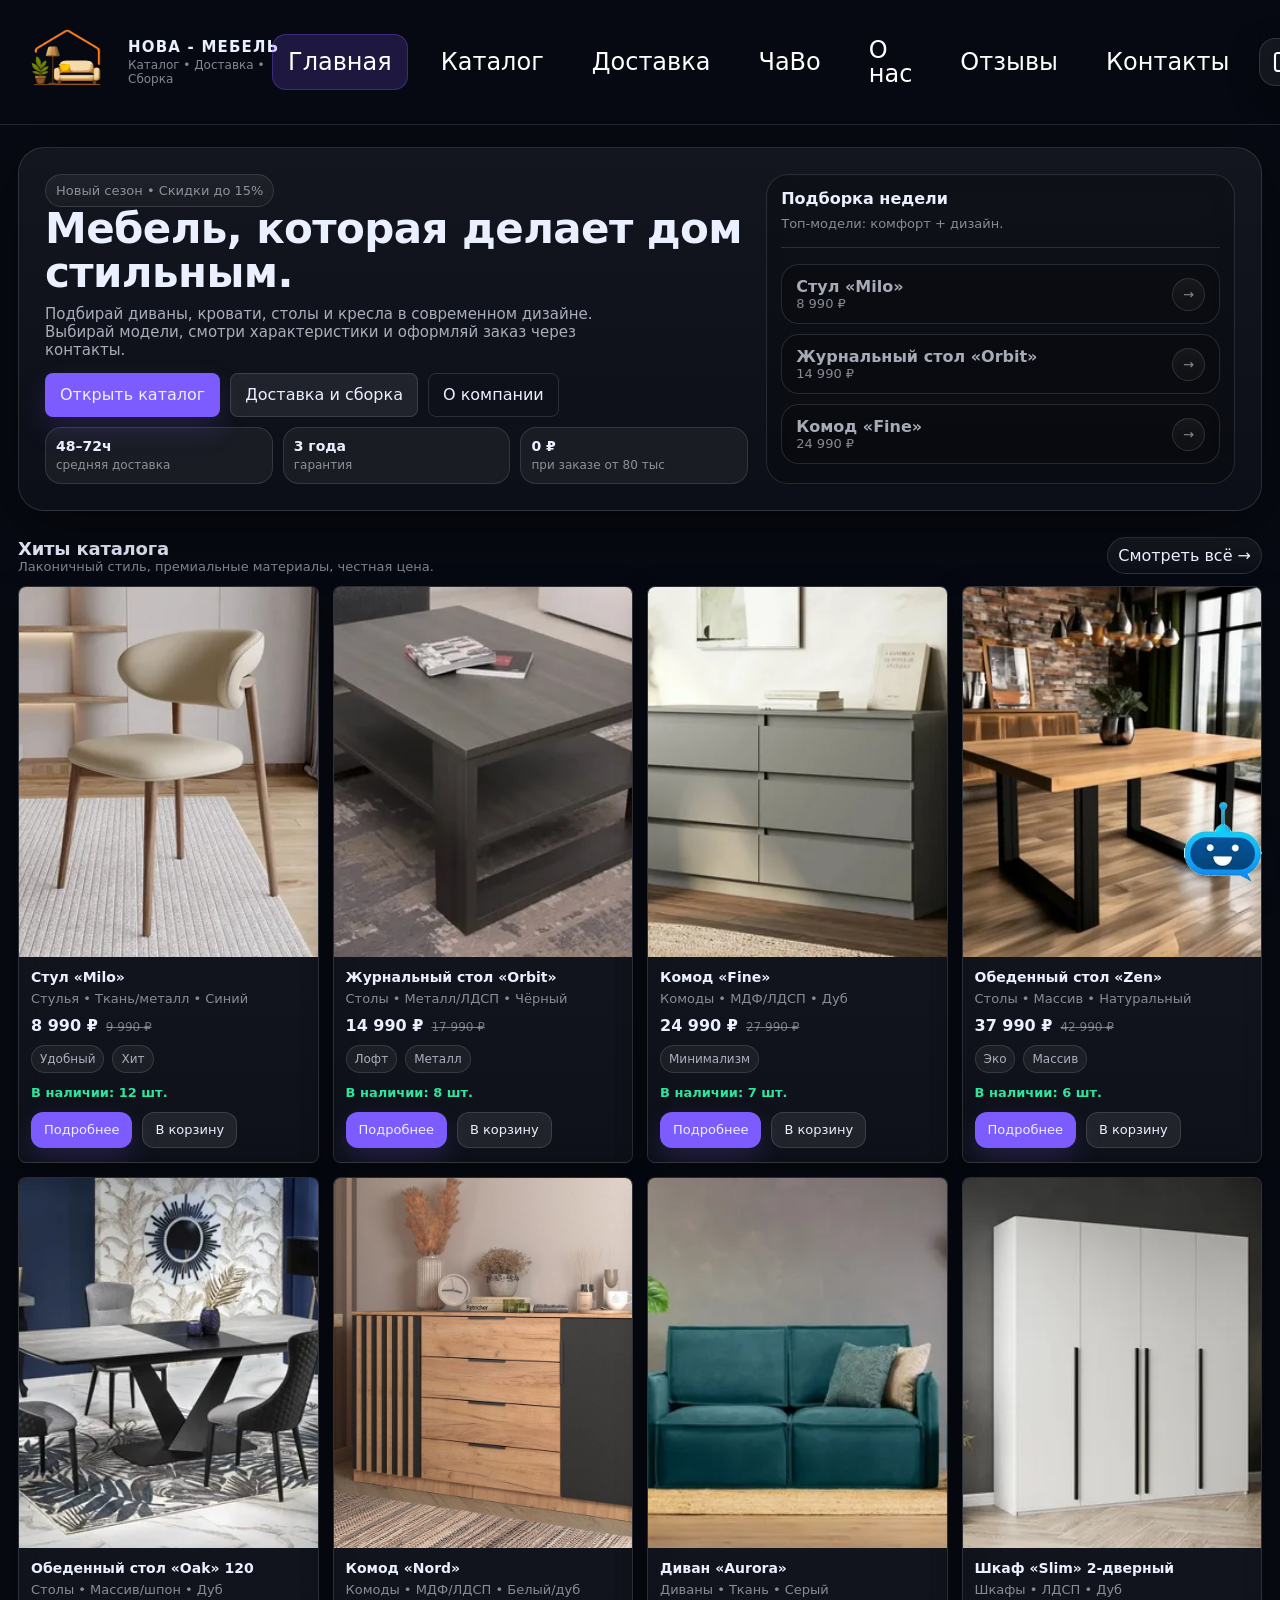
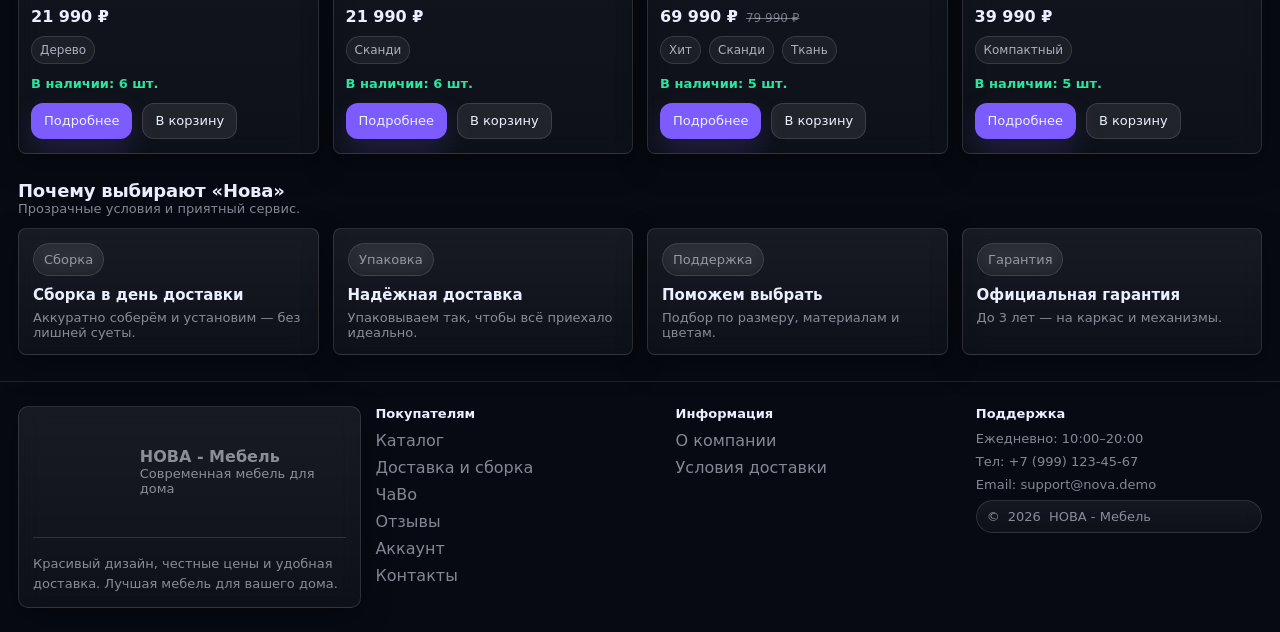
<file: index.html>
<!doctype html>
<html lang="ru">
<head>
  <meta charset="utf-8" />
  <meta name="viewport" content="width=device-width, initial-scale=1" />
  <title>НОВА - Мебель</title>
  <link rel="stylesheet" href="css-style.css" />
  <noscript><style>body{visibility:visible!important}</style></noscript>
  <style id="anti-flicker-inline">html:not(.app-ready) body{visibility:hidden}html.app-ready body{visibility:visible}</style>

<style>
    html{background:#070A12}
  </style>
</head>
<body>

  <main class="container">
    <section class="hero">
      <div class="hero-inner">
        <div>
          <div class="pill"><span class="small">Новый сезон • Скидки до 15%</span></div>
          <h2>Мебель, которая делает дом стильным.</h2>
          <p>
            Подбирай диваны, кровати, столы и кресла в современном дизайне.
            Выбирай модели, смотри характеристики и оформляй заказ через контакты.
          </p>

          <div class="cta">
            <a class="btn primary" href="catalog.html">Открыть каталог</a>
            <a class="btn" href="delivery.html">Доставка и сборка</a>
            <a class="btn ghost" href="about.html">О компании</a>
          </div>

          <div class="hero-stats">
            <div class="stat"><b>48–72ч</b><span>средняя доставка</span></div>
            <div class="stat"><b>3 года</b><span>гарантия</span></div>
            <div class="stat"><b>0 ₽</b><span>при заказе от 80 тыс</span></div>
          </div>
        </div>

        <div class="hero-card">
          <div class="content">
            <h3>Подборка недели</h3>
            <div class="small">Топ-модели: комфорт + дизайн.</div>
            <div class="hr"></div>
            <div class="grid" style="gap:10px" id="weekPicks"></div>
          </div>
        </div>
      </div>
    </section>

    <section class="section">
      <div class="section-head">
        <div>
          <h3>Хиты каталога</h3>
          <p>Лаконичный стиль, премиальные материалы, честная цена.</p>
        </div>
        <a class="pill" href="catalog.html">Смотреть всё →</a>
      </div>
      <div class="cards" id="hitGrid"></div>
    </section>

    <section class="section">
      <div class="section-head">
        <div>
          <h3>Почему выбирают «Нова»</h3>
          <p>Прозрачные условия и приятный сервис.</p>
        </div>
      </div>

      <div class="cards" style="grid-template-columns:repeat(4,1fr)">
        <div class="card" style="padding:14px">
          <div class="pill"> <span class="small">Сборка</span></div>
          <h3 style="margin:10px 0 6px; font-size:15px">Сборка в день доставки</h3>
          <div class="small">Аккуратно соберём и установим — без лишней суеты.</div>
        </div>
        <div class="card" style="padding:14px">
          <div class="pill"> <span class="small">Упаковка</span></div>
          <h3 style="margin:10px 0 6px; font-size:15px">Надёжная доставка</h3>
          <div class="small">Упаковываем так, чтобы всё приехало идеально.</div>
        </div>
        <div class="card" style="padding:14px">
          <div class="pill"> <span class="small">Поддержка</span></div>
          <h3 style="margin:10px 0 6px; font-size:15px">Поможем выбрать</h3>
          <div class="small">Подбор по размеру, материалам и цветам.</div>
        </div>
        <div class="card" style="padding:14px">
          <div class="pill"> <span class="small">Гарантия</span></div>
          <h3 style="margin:10px 0 6px; font-size:15px">Официальная гарантия</h3>
          <div class="small">До 3 лет — на каркас и механизмы.</div>
        </div>
      </div>
    </section>

  </main>

  <script src="js-data.js"></script>
    <script src="js-common.js"></script>
      <script src="js-page-home.js"></script>
</body>
</html>
</file>
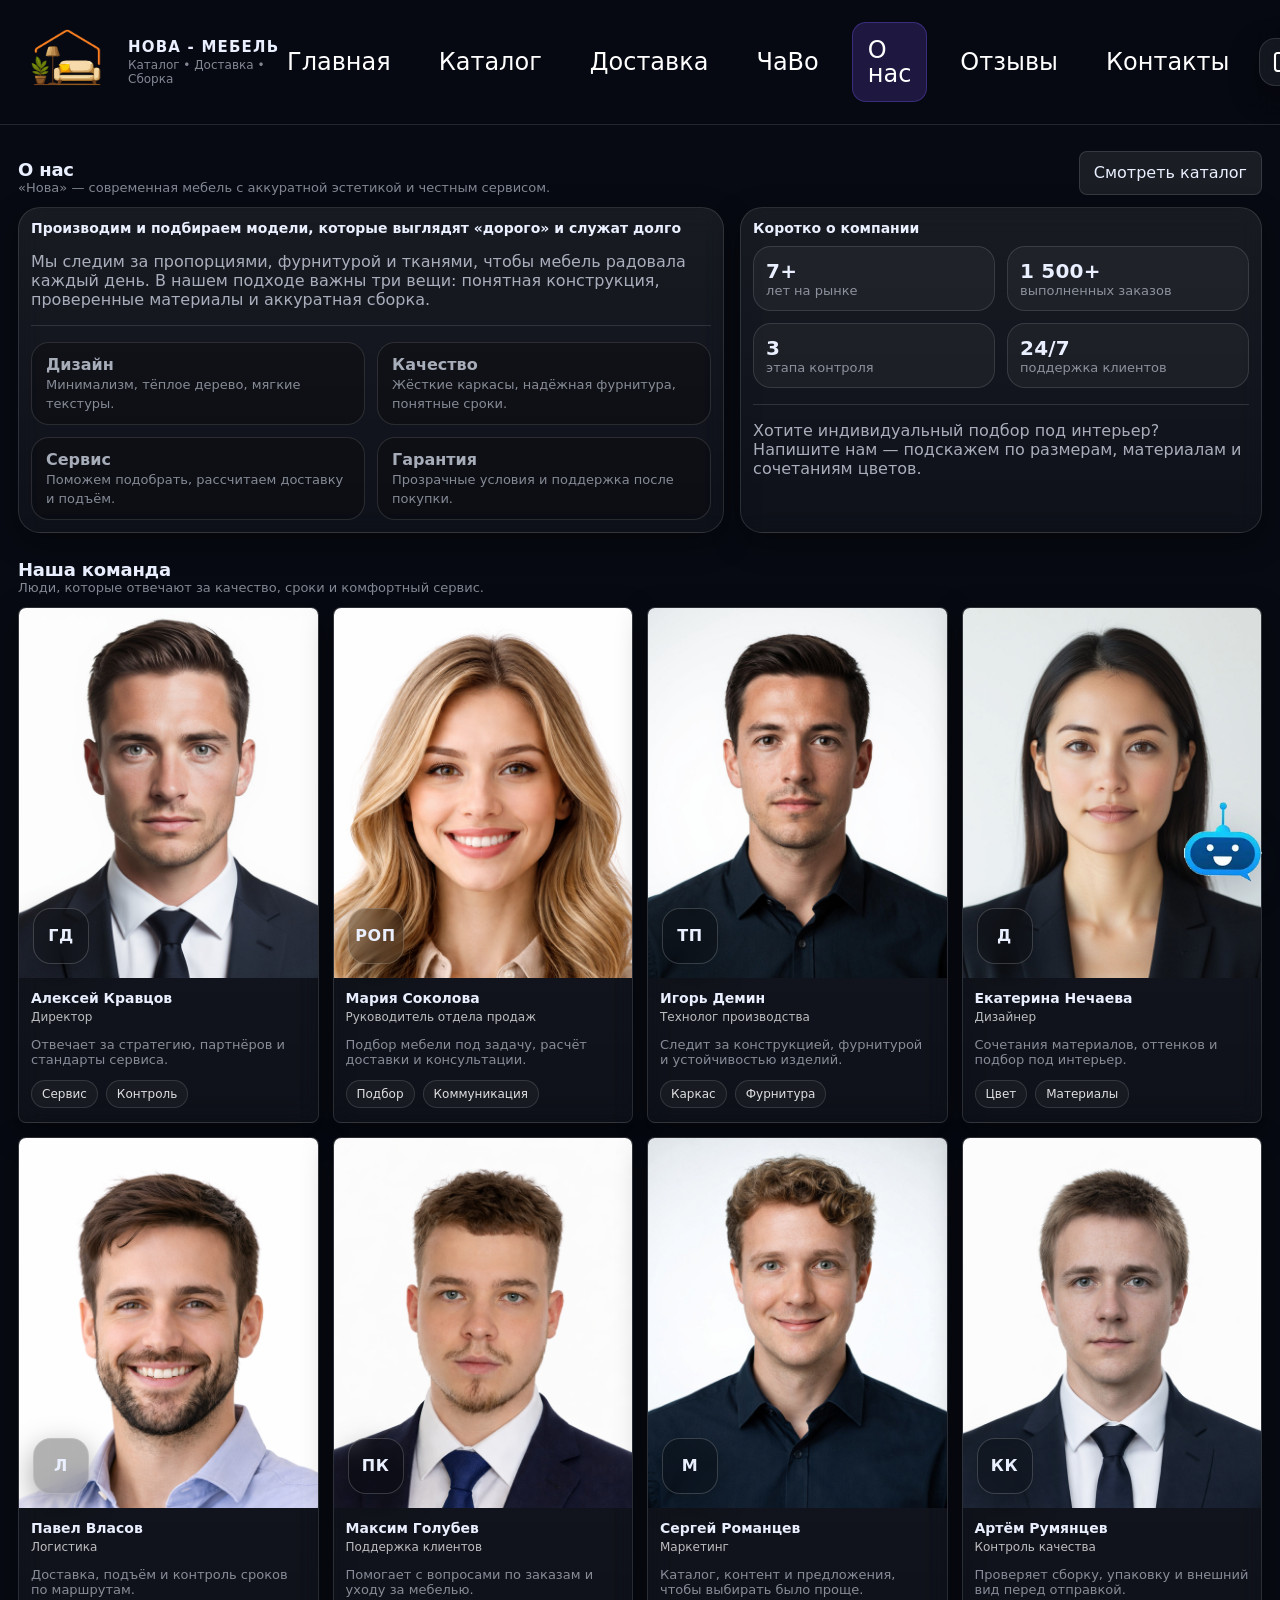
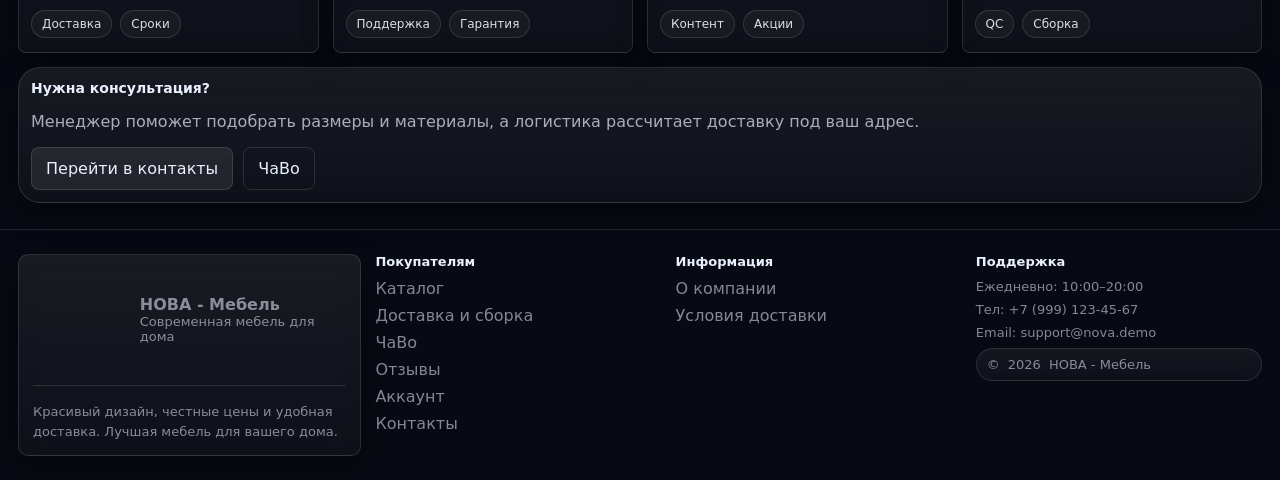
<file: about.html>
<!DOCTYPE html>

<html lang="ru">
<head>
<meta charset="utf-8"/>
<meta content="width=device-width, initial-scale=1" name="viewport"/>
<title>О нас — НОВА - Мебель</title>
  <link rel="stylesheet" href="css-style.css" />
  <noscript><style>body{visibility:visible!important}</style></noscript>
  <style id="anti-flicker-inline">html:not(.app-ready) body{visibility:hidden}html.app-ready body{visibility:visible}</style>

<style>
    html{background:#070A12}
  

    .stat{border:1px solid rgba(255,255,255,.12); background:rgba(255,255,255,.04); border-radius:18px; padding:12px}
    .stat .num{font-size:20px; font-weight:900; letter-spacing:.2px}
    .team .card .thumb{position:relative; display:flex; align-items:flex-end; padding:14px}
    .team .avatar{
      width:56px; height:56px; border-radius:18px;
      display:flex; align-items:center; justify-content:center;
      font-weight:900; letter-spacing:.6px;
      background:rgba(0,0,0,.30);
      border:1px solid rgba(255,255,255,.18);
      backdrop-filter: blur(10px);
      box-shadow: var(--shadow2);
    }
    .team .role{font-size:12px; color:rgba(255,255,255,.72); margin-top:-2px}
    .team .meta{display:flex; gap:8px; flex-wrap:wrap; margin-top:10px}
    .team .tag{
      font-size:12px; padding:6px 10px; border-radius:999px;
      border:1px solid rgba(255,255,255,.12); background:rgba(255,255,255,.04);
      color:rgba(255,255,255,.86);
    }
</style>
</head>
<body>
<main class="container">
<section class="section">
<div class="section-head">
<div>
<h3>О нас</h3>
<p>«Нова» — современная мебель с аккуратной эстетикой и честным сервисом.</p>
</div>
<div class="actions">
<a class="btn" href="catalog.html">Смотреть каталог</a>
</div>
</div>
<div class="grid" style="grid-template-columns:1.15fr .85fr; gap:16px">
<div class="panel">
<h4>Производим и подбираем модели, которые выглядят «дорого» и служат долго</h4>
<p class="muted">
          Мы следим за пропорциями, фурнитурой и тканями, чтобы мебель радовала каждый день.
          В нашем подходе важны три вещи: понятная конструкция, проверенные материалы и аккуратная сборка.
        </p>
<div class="hr"></div>
<div class="grid" style="grid-template-columns:1fr 1fr; gap:12px">
<div class="notice"><b>Дизайн</b><br/><span class="small">Минимализм, тёплое дерево, мягкие текстуры.</span></div>
<div class="notice"><b>Качество</b><br/><span class="small">Жёсткие каркасы, надёжная фурнитура, понятные сроки.</span></div>
<div class="notice"><b>Сервис</b><br/><span class="small">Поможем подобрать, рассчитаем доставку и подъём.</span></div>
<div class="notice"><b>Гарантия</b><br/><span class="small">Прозрачные условия и поддержка после покупки.</span></div>
</div>
</div>
<div class="panel">
<h4>Коротко о компании</h4>
<div class="grid" style="grid-template-columns:1fr 1fr; gap:12px">
<div class="stat">
<div class="num">7+</div>
<div class="muted small">лет на рынке</div>
</div>
<div class="stat">
<div class="num">1 500+</div>
<div class="muted small">выполненных заказов</div>
</div>
<div class="stat">
<div class="num">3</div>
<div class="muted small">этапа контроля</div>
</div>
<div class="stat">
<div class="num">24/7</div>
<div class="muted small">поддержка клиентов</div>
</div>
</div>
<div class="hr"></div>
<p class="muted">
          Хотите индивидуальный подбор под интерьер? Напишите нам — подскажем по размерам,
          материалам и сочетаниям цветов.
        </p>
</div>
</div>
</section>
<section class="section team">
<div class="section-head">
<div>
<h3>Наша команда</h3>
<p>Люди, которые отвечают за качество, сроки и комфортный сервис.</p>
</div>
</div>
<div class="cards">
<article class="card" style="--thumb:url('assets/img/foto.png')">
<div class="thumb"><div class="avatar">ГД</div></div>
<div class="body">
<h4 class="title">Алексей Кравцов</h4>
<div class="role">Директор</div>
<p class="muted small">Отвечает за стратегию, партнёров и стандарты сервиса.</p>
<div class="meta"><span class="tag">Сервис</span><span class="tag">Контроль</span></div>
</div>
</article>
<article class="card" style="--thumb:url('assets/img/foto2.png')">
<div class="thumb"><div class="avatar">РОП</div></div>
<div class="body">
<h4 class="title">Мария Соколова</h4>
<div class="role">Руководитель отдела продаж</div>
<p class="muted small">Подбор мебели под задачу, расчёт доставки и консультации.</p>
<div class="meta"><span class="tag">Подбор</span><span class="tag">Коммуникация</span></div>
</div>
</article>
<article class="card" style="--thumb:url('assets/img/foto3.png')">
<div class="thumb"><div class="avatar">ТП</div></div>
<div class="body">
<h4 class="title">Игорь Демин</h4>
<div class="role">Технолог производства</div>
<p class="muted small">Следит за конструкцией, фурнитурой и устойчивостью изделий.</p>
<div class="meta"><span class="tag">Каркас</span><span class="tag">Фурнитура</span></div>
</div>
</article>
<article class="card" style="--thumb:url('assets/img/foto4.png')">
<div class="thumb"><div class="avatar">Д</div></div>
<div class="body">
<h4 class="title">Екатерина Нечаева</h4>
<div class="role">Дизайнер</div>
<p class="muted small">Сочетания материалов, оттенков и подбор под интерьер.</p>
<div class="meta"><span class="tag">Цвет</span><span class="tag">Материалы</span></div>
</div>
</article>
<article class="card" style="--thumb:url('assets/img/foto5.png')">
<div class="thumb"><div class="avatar">Л</div></div>
<div class="body">
<h4 class="title">Павел Власов</h4>
<div class="role">Логистика</div>
<p class="muted small">Доставка, подъём и контроль сроков по маршрутам.</p>
<div class="meta"><span class="tag">Доставка</span><span class="tag">Сроки</span></div>
</div>
</article>
<article class="card" style="--thumb:url('assets/img/foto6.png')">
<div class="thumb"><div class="avatar">ПК</div></div>
<div class="body">
<h4 class="title">Максим Голубев</h4>
<div class="role">Поддержка клиентов</div>
<p class="muted small">Помогает с вопросами по заказам и уходу за мебелью.</p>
<div class="meta"><span class="tag">Поддержка</span><span class="tag">Гарантия</span></div>
</div>
</article>
<article class="card" style="--thumb:url('assets/img/foto7.png')">
<div class="thumb"><div class="avatar">М</div></div>
<div class="body">
<h4 class="title">Сергей Романцев</h4>
<div class="role">Маркетинг</div>
<p class="muted small">Каталог, контент и предложения, чтобы выбирать было проще.</p>
<div class="meta"><span class="tag">Контент</span><span class="tag">Акции</span></div>
</div>
</article>
<article class="card" style="--thumb:url('assets/img/foto8.png')">
<div class="thumb"><div class="avatar">КК</div></div>
<div class="body">
<h4 class="title">Артём Румянцев</h4>
<div class="role">Контроль качества</div>
<p class="muted small">Проверяет сборку, упаковку и внешний вид перед отправкой.</p>
<div class="meta"><span class="tag">QC</span><span class="tag">Сборка</span></div>
</div>
</article>
</div>
<div class="panel" style="margin-top:14px">
<h4>Нужна консультация?</h4>
<p class="muted">Менеджер поможет подобрать размеры и материалы, а логистика рассчитает доставку под ваш адрес.</p>
<div class="actions">
<a class="btn" href="contacts.html">Перейти в контакты</a>
<a class="btn ghost" href="faq.html">ЧаВо</a>
</div>
</div>
</section>
</main>
<script src="js-data.js"></script>
<script src="js-common.js"></script>
<script>UI.injectLayout();</script>
</body>
</html>
</file>
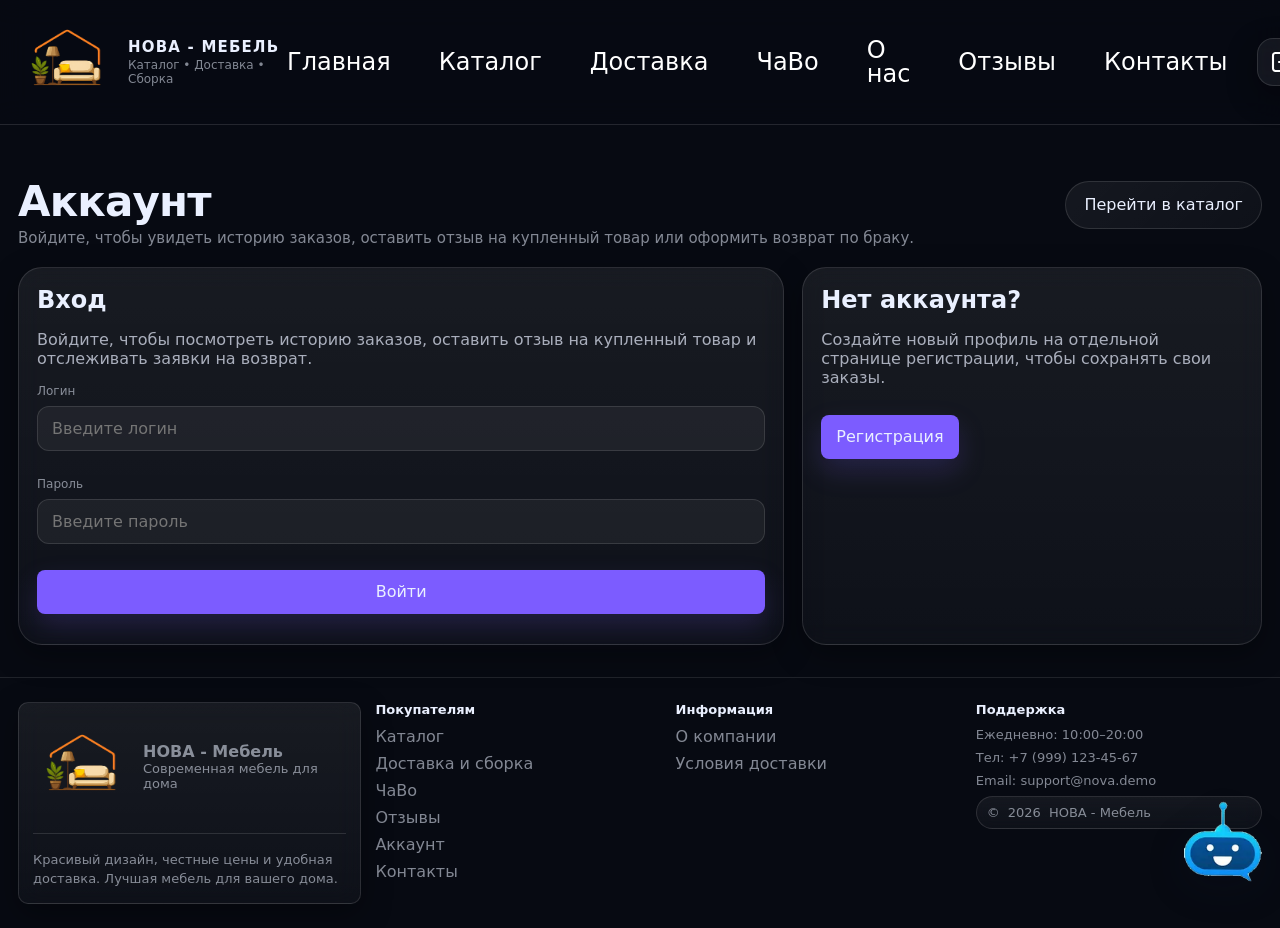
<file: account.html>
<!doctype html>
<html lang="ru">
<head>
  <meta charset="utf-8" />
  <meta name="viewport" content="width=device-width, initial-scale=1" />
  <title>Аккаунт — НОВА - Мебель</title>
  <link rel="stylesheet" href="css-style.css" />
  <noscript><style>body{visibility:visible!important}</style></noscript>
  <style id="anti-flicker-inline">html:not(.app-ready) body{visibility:hidden}html.app-ready body{visibility:visible}</style>
  <style>html{background:#070A12}</style>
</head>
<body>
<main class="container">
  <section class="section account-page">
    <div id="accountGuest" class="account-auth-view">
      <div class="account-shell">
        <div class="account-topline">
          <div>
            <h2 class="account-title">Аккаунт</h2>
            <p class="account-subtitle">Войдите, чтобы увидеть историю заказов, оставить отзыв на купленный товар или оформить возврат по браку.</p>
          </div>
          <a class="btn account-cta" href="catalog.html">Перейти в каталог</a>
        </div>

        <div class="account-login-layout">
          <div class="panel auth-panel auth-panel-main account-hero-panel">
            <div class="account-panel-head">
              <div>
                <h3>Вход</h3>
                <p class="muted">Войдите, чтобы посмотреть историю заказов, оставить отзыв на купленный товар и отслеживать заявки на возврат.</p>
              </div>
            </div>
            <form id="loginForm" class="form-grid auth-form" style="margin-top:16px">
              <div class="field full">
                <label for="loginEmail">Логин</label>
                <input id="loginEmail" type="text" placeholder="Введите логин" required />
              </div>
              <div class="field full">
                <label for="loginPassword">Пароль</label>
                <input id="loginPassword" type="password" placeholder="Введите пароль" required />
              </div>
              <div class="field full"><button class="btn primary auth-submit" type="submit">Войти</button></div>
            </form>
          </div>

          <div class="panel auth-panel auth-panel-secondary account-side-panel">
            <h3>Нет аккаунта?</h3>
            <p class="muted">Создайте новый профиль на отдельной странице регистрации, чтобы сохранять свои заказы.</p>
            <a class="btn primary auth-submit" href="register.html" style="margin-top:12px">Регистрация</a>
          </div>
        </div>
      </div>
    </div>

    <div id="accountUser" class="hidden account-dashboard-view">
      <div class="account-shell">
        <div class="account-topline">
          <div>
            <h2 class="account-title">Личный кабинет</h2>
            <p id="accountMeta" class="account-subtitle">История покупок и быстрые действия.</p>
          </div>
          <div class="account-top-actions">
            <a class="btn account-cta" href="catalog.html">Добавить товары →</a>
            <button class="btn danger account-logout-top" id="accountLogoutBtn" type="button">Выйти</button>
          </div>
        </div>

        <div class="account-grid">
          <article class="panel account-box account-favorites">
            <div class="account-box-head">
              <h3>Что доступно</h3>
            </div>
            <div class="account-empty-card">
              <span id="favoritesText">После покупки можно оставить отзыв только на купленный товар или оформить заявку на возврат.</span>
            </div>
          </article>

          <article class="panel account-box account-last-order">
            <div class="account-box-head">
              <h3>Последний заказ</h3>
            </div>
            <div id="lastOrderEmpty" class="account-order-empty hidden">
              <p class="muted">У этого аккаунта пока нет оформленных заказов.</p>
            </div>
            <div id="lastOrderCard" class="account-order-card hidden">
              <div class="account-order-top">
                <div>
                  <div id="lastOrderId" class="account-order-id"></div>
                  <div id="lastOrderDate" class="account-order-date"></div>
                </div>
                <span class="pill small" id="lastOrderPayment">Оплата</span>
              </div>
              <div id="lastOrderItems" class="account-order-items"></div>
              <div class="account-order-total">
                <span>Итого</span>
                <strong id="lastOrderTotal"></strong>
              </div>
              <div class="small" style="margin-top:8px">Доставка: <span id="lastOrderDelivery"></span></div>
              <div class="account-order-actions">
                <a class="btn primary" href="catalog.html">Сделать новый заказ</a>
                <button class="btn danger" id="logoutBtn" type="button">Выйти</button>
              </div>
            </div>
          </article>
        </div>

        <div id="ordersArchiveWrap" class="account-archive-wrap hidden">
          <div class="account-box-head account-archive-head">
            <div>
              <h3>История заказов</h3>
              <p class="muted">Все заказы этого аккаунта.</p>
            </div>
          </div>
          <div id="ordersList" class="order-list account-history-grid"></div>
        </div>

        <div id="returnsArchiveWrap" class="account-archive-wrap hidden">
          <div class="account-box-head account-archive-head">
            <div>
              <h3>Мои возвраты</h3>
              <p class="muted">Здесь отображается решение по каждой заявке: новая, в работе, одобрена или отклонена.</p>
            </div>
          </div>
          <div id="returnsList" class="return-status-list"></div>
        </div>
      </div>
    </div>

    <div id="accountAdmin" class="hidden account-dashboard-view">
      <div class="account-shell admin-dashboard-grid">
        <div class="account-topline">
          <div>
            <h2 class="account-title">Админ-панель</h2>
            <p id="adminMeta" class="account-subtitle">Управление каталогом и клиентским сервисом.</p>
          </div>
          <button class="btn danger" id="adminLogoutBtn" type="button">Выйти</button>
        </div>

        <div id="adminStats" class="admin-stats"></div>

        <section class="panel">
          <div class="account-box-head"><h3>Добавить карточку товара</h3></div>
          <form id="adminProductForm" class="form-grid" style="margin-top:16px">
            <div class="field"><label>Название</label><input type="text" name="title" placeholder="Например, Диван Aurora Soft" required /></div>
            <div class="field"><label>Категория</label><input type="text" name="category" placeholder="Диваны" required /></div>
            <div class="field"><label>Цена</label><input type="number" min="1" name="price" placeholder="69990" required /></div>
            <div class="field"><label>Старая цена</label><input type="number" min="0" name="oldPrice" placeholder="79990" /></div>
            <div class="field"><label>Материал</label><input type="text" name="material" placeholder="Велюр" /></div>
            <div class="field"><label>Цвет</label><input type="text" name="color" placeholder="Бежевый" /></div>
            <div class="field"><label>Остаток</label><input type="number" min="0" name="stockCount" placeholder="5" /></div>
            <div class="field"><label>Срок доставки, дней</label><input type="number" min="1" name="deliveryDays" placeholder="4" /></div>
            <div class="field full"><label>Размер</label><input type="text" name="size" placeholder="220×95×85" /></div>
            <div class="field full"><label>Изображение (URL или путь)</label><input type="text" name="image" placeholder="assets/img/products/new-sofa.jpg" /></div>
            <div class="field full"><label>Теги через запятую</label><input type="text" name="tags" placeholder="Новинка, Хит, Велюр" /></div>
            <div class="field full"><label>Описание</label><textarea name="description" rows="4" placeholder="Краткое описание товара"></textarea></div>
            <div class="field full"><button class="btn primary" type="submit">Добавить товар</button></div>
          </form>
        </section>

        <section class="panel">
          <div class="account-box-head"><h3>Управление остатками</h3></div>
          <div id="adminInventory" class="admin-card-list" style="margin-top:16px"></div>
        </section>

        <section class="panel">
          <div class="account-box-head"><h3>Модерация отзывов</h3></div>
          <div id="adminReviewsQueue" class="admin-queue-list" style="margin-top:16px"></div>
        </section>

        <section class="panel">
          <div class="account-box-head"><h3>Заявки на возврат</h3></div>
          <div id="adminReturnsQueue" class="admin-queue-list" style="margin-top:16px"></div>
        </section>

        <section class="panel">
          <div class="account-box-head"><h3>Последние заказы</h3></div>
          <div id="adminOrdersList" class="admin-orders-list" style="margin-top:16px"></div>
        </section>
      </div>
    </div>
  </section>
</main>
<script src="js-data.js"></script>
<script src="js-common.js"></script>
<script src="js-page-account.js"></script>
</body>
</html>
</file>
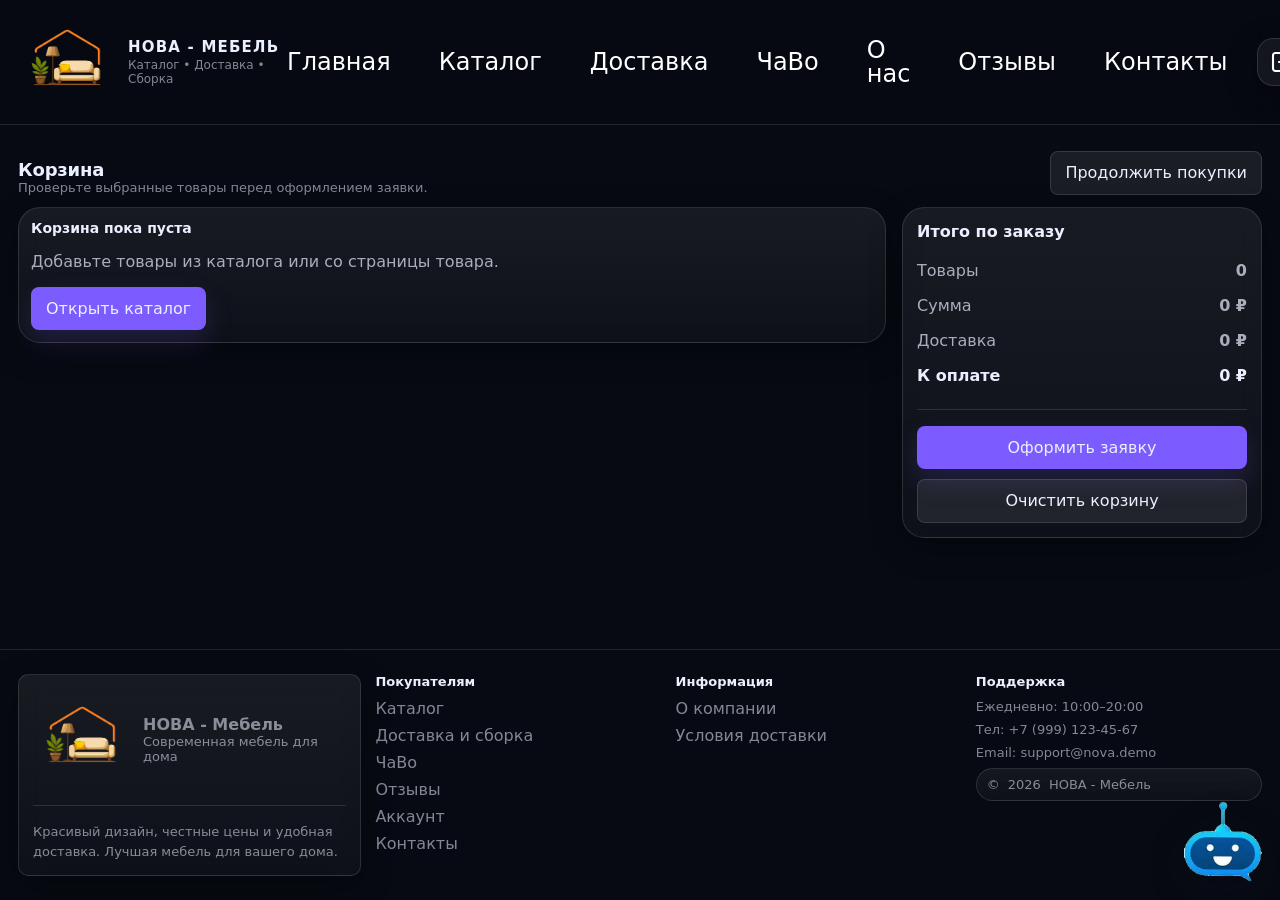
<file: cart.html>
<!doctype html>
<html lang="ru">
<head>
  <meta charset="utf-8" />
  <meta name="viewport" content="width=device-width, initial-scale=1" />
  <title>Корзина — НОВА - Мебель</title>
  <link rel="stylesheet" href="css-style.css" />
  <noscript><style>body{visibility:visible!important}</style></noscript>
  <style id="anti-flicker-inline">html:not(.app-ready) body{visibility:hidden}html.app-ready body{visibility:visible}</style>
  <style>html{background:#070A12}</style>
</head>
<body>
<main class="container">
  <section class="section">
    <div class="section-head">
      <div>
        <h3>Корзина</h3>
        <p>Проверьте выбранные товары перед оформлением заявки.</p>
      </div>
      <a class="btn" href="catalog.html">Продолжить покупки</a>
    </div>

    <div class="two">
      <div>
        <div class="panel" id="cartEmpty" style="display:none">
          <h4>Корзина пока пуста</h4>
          <p class="muted">Добавьте товары из каталога или со страницы товара.</p>
          <a class="btn primary" href="catalog.html">Открыть каталог</a>
        </div>
        <div class="panel" id="cartTableWrap">
          <table class="table">
            <tbody id="cartTable"></tbody>
          </table>
        </div>
      </div>

      <aside class="summary">
        <h4>Итого по заказу</h4>
        <div class="line"><span>Товары</span><b id="sumCount">0</b></div>
        <div class="line"><span>Сумма</span><b id="sumSubtotal">0 ₽</b></div>
        <div class="line"><span>Доставка</span><b id="sumDelivery">0 ₽</b></div>
        <div class="line total"><span>К оплате</span><b id="sumTotal">0 ₽</b></div>
        <div class="hr"></div>
        <button class="btn primary" id="checkoutBtn" type="button">Оформить заявку</button>
        <button class="btn" id="clearCartBtn" type="button">Очистить корзину</button>
      </aside>
    </div>
  </section>
</main>
<script src="js-data.js"></script>
<script src="js-common.js"></script>
<script src="js-page-cart.js"></script>
</body>
</html>
</file>
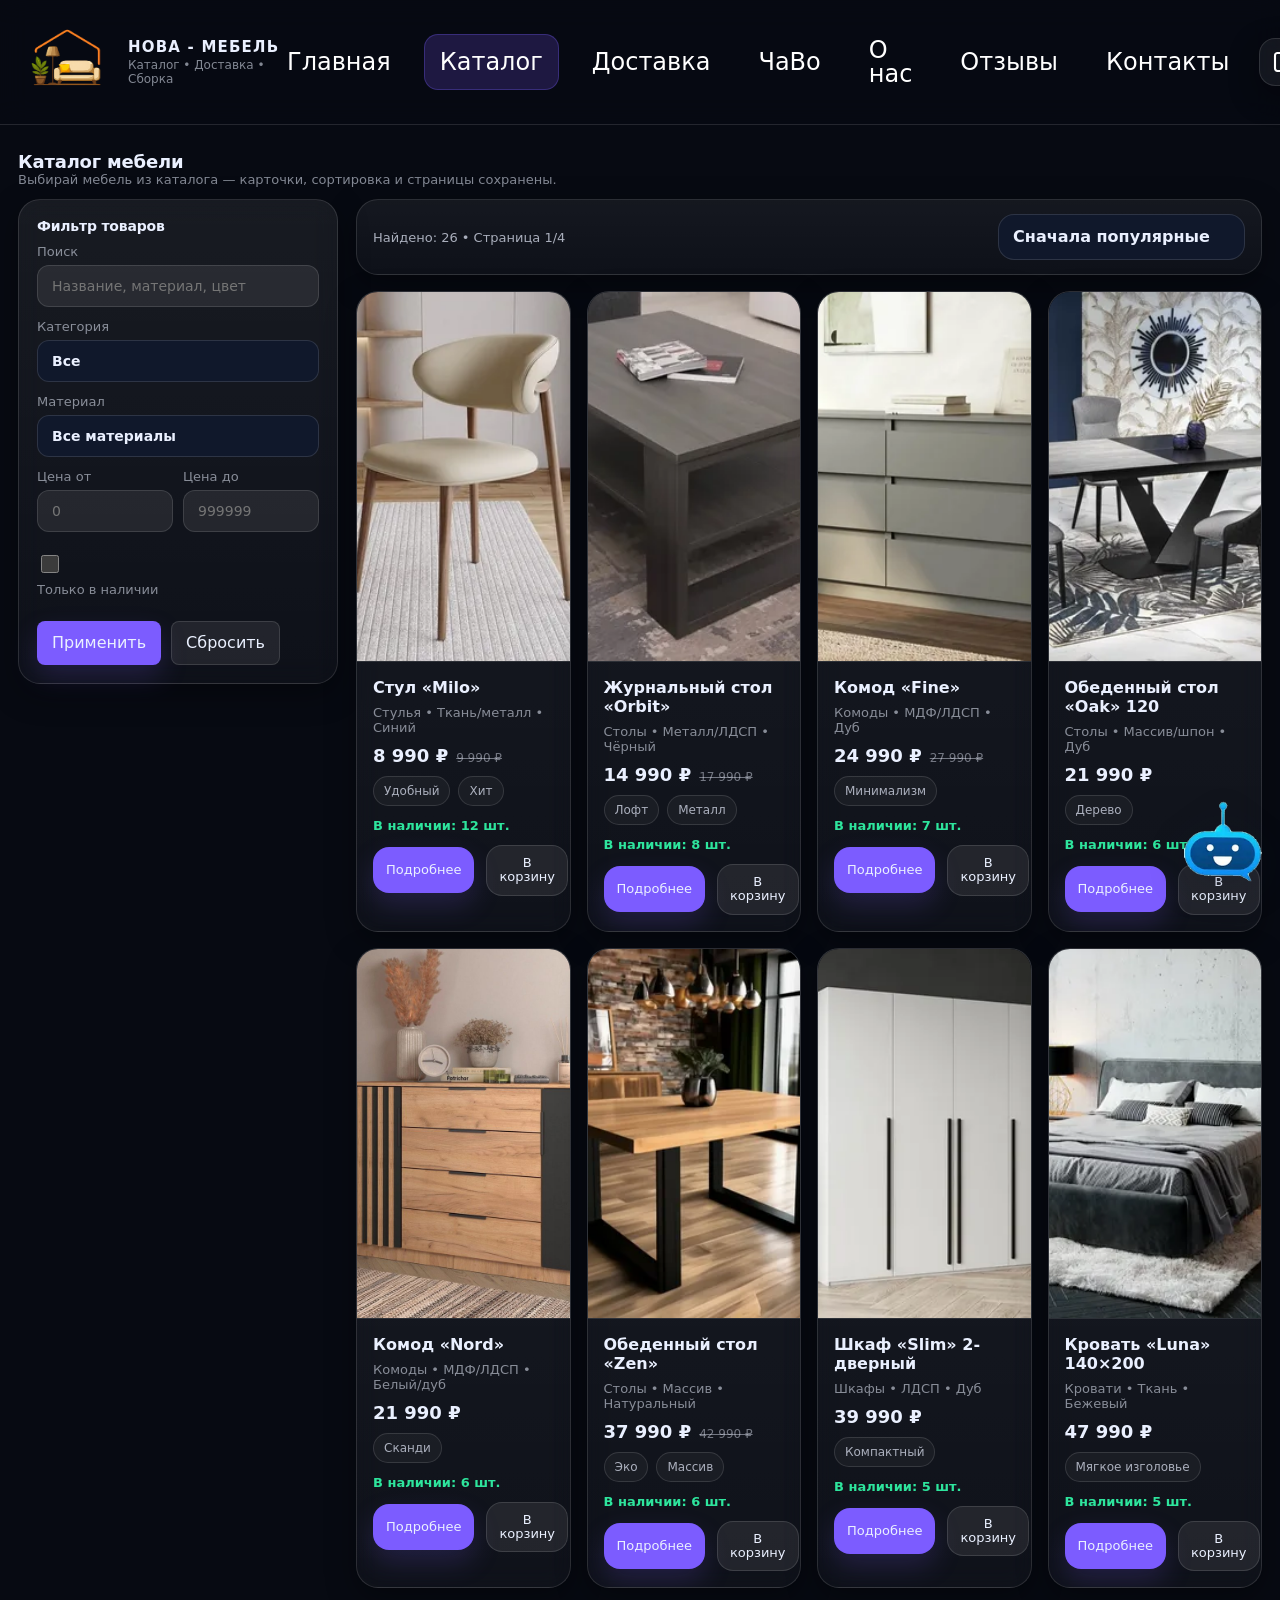
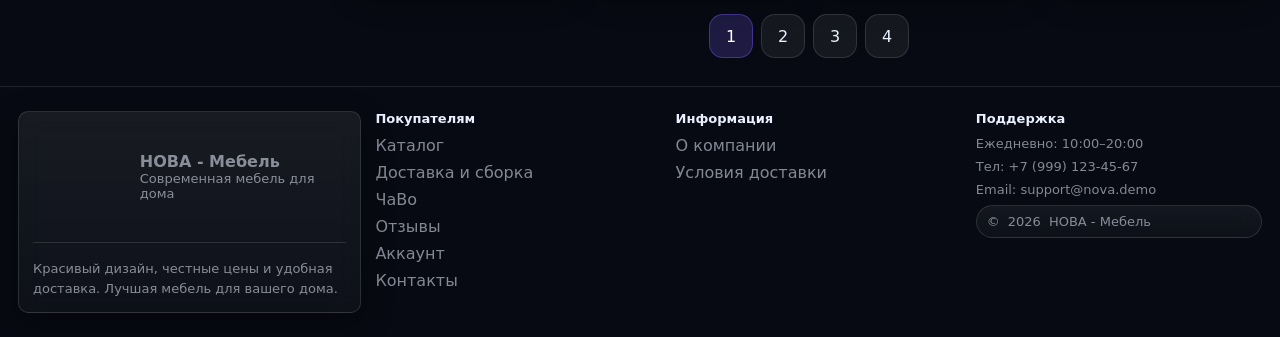
<file: catalog.html>
<!doctype html>
<html lang="ru">
<head>
  <meta charset="utf-8" />
  <meta name="viewport" content="width=device-width, initial-scale=1" />
  <title>Каталог — НОВА - Мебель</title>
  <link rel="stylesheet" href="css-style.css" />
  <noscript><style>body{visibility:visible!important}</style></noscript>
  <style id="anti-flicker-inline">html:not(.app-ready) body{visibility:hidden}html.app-ready body{visibility:visible}</style>


  <style>html{background:#070A12}</style>
</head>
<body>

<main class="container">
  <section class="section">
    <div class="section-head">
      <div>
        <h3>Каталог мебели</h3>
        <p>Выбирай мебель из каталога — карточки, сортировка и страницы сохранены.</p>
      </div>
      
    </div>

    <div class="catalog-layout">
      <div class="filter-backdrop" id="filterBackdrop" hidden></div>
      <aside class="panel filter-card" id="filters">
        <h4 class="filter-title">Фильтр товаров</h4>
        <div class="filter-grid">
          <label>
            <span>Поиск</span>
            <input id="fQuery" type="text" placeholder="Название, материал, цвет" />
          </label>
          <label>
            <span>Категория</span>
            <select id="fCategory"></select>
          </label>
          <label>
            <span>Материал</span>
            <select id="fMaterial"></select>
          </label>
          <div class="filter-row">
            <label>
              <span>Цена от</span>
              <input id="fMin" type="number" min="0" placeholder="0" />
            </label>
            <label>
              <span>Цена до</span>
              <input id="fMax" type="number" min="0" placeholder="999999" />
            </label>
          </div>
          <label class="filter-check">
            <input id="fStock" type="checkbox" />
            <span>Только в наличии</span>
          </label>
          <div class="filter-actions">
            <button class="btn primary" id="applyBtn" type="button">Применить</button>
            <button class="btn" id="resetBtn" type="button">Сбросить</button>
          </div>
        </div>
      </aside>

      <section class="catalog-main">
        <div class="toolbar">
          <button class="btn filter-toggle" id="filterToggle" type="button" aria-expanded="false" aria-controls="filters">Фильтр товаров</button>
          <div class="count" id="count"></div>
          <div class="right">
            <select id="sort" class="btn" aria-label="Сортировка">
              <option value="popular">Сначала популярные</option>
              <option value="price-asc">Сначала дешевле</option>
              <option value="price-desc">Сначала дороже</option>
            </select>
          </div>
        </div>

        <div class="cards" id="grid"></div>
        <div class="pagination" id="pager"></div>
      </section>
    </div>
  </section>
</main>

<script src="js-data.js"></script>
<script src="js-common.js"></script>
<script src="js-page-catalog.js"></script>
</body>
</html>
</file>
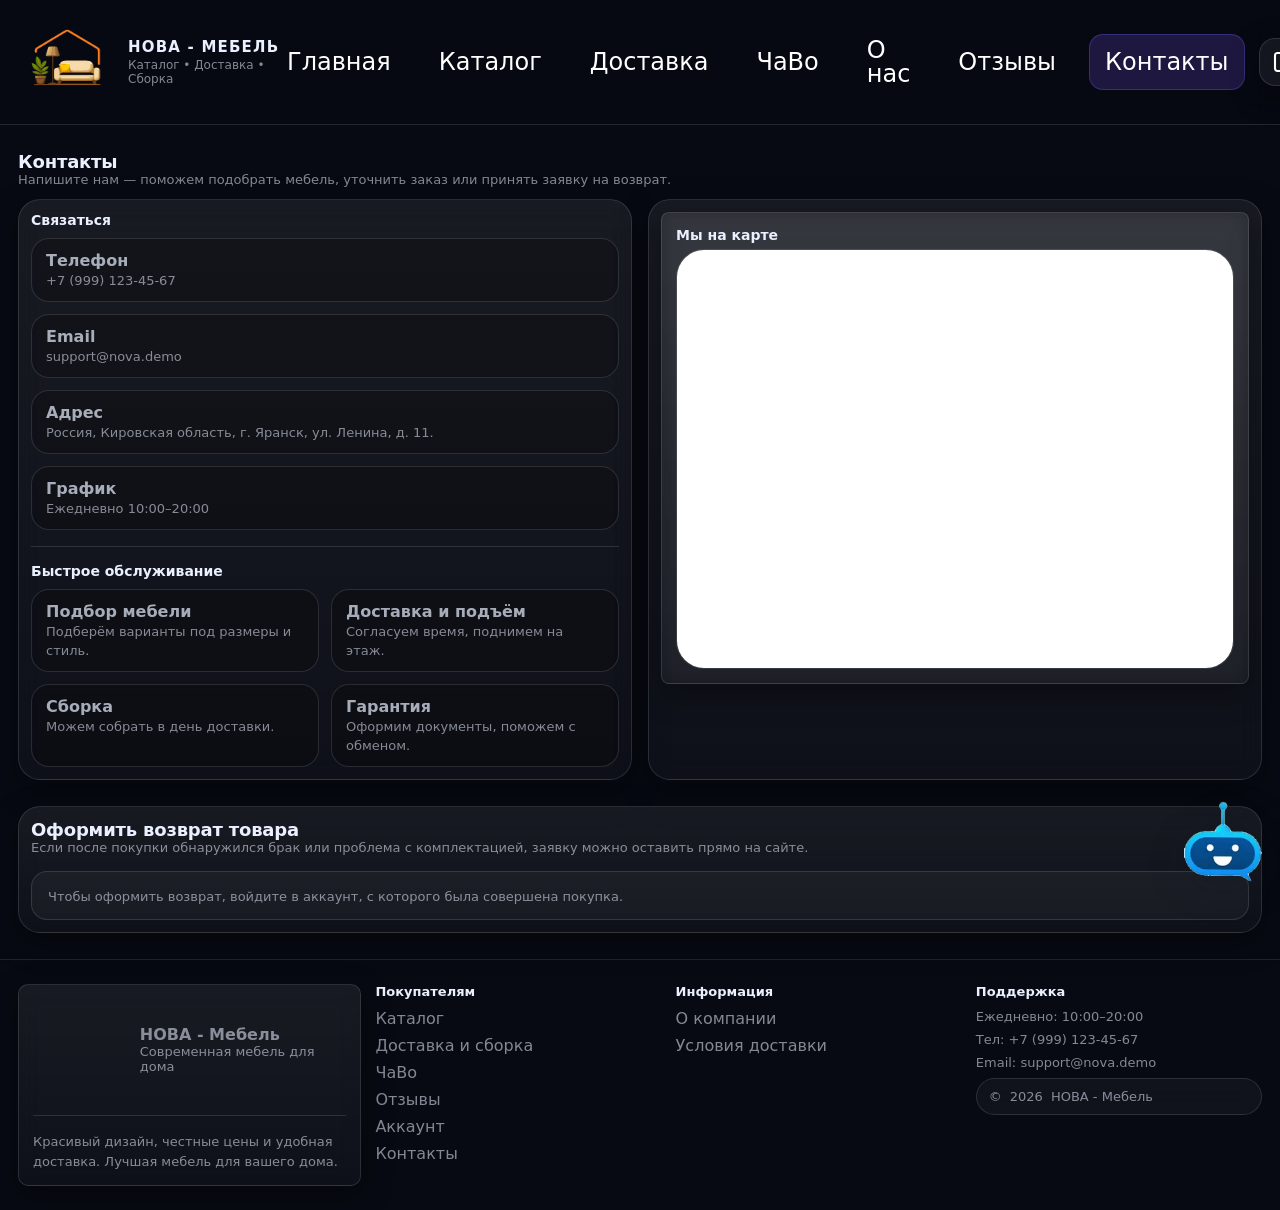
<file: contacts.html>
<!doctype html>
<html lang="ru">
<head>
  <meta charset="utf-8" />
  <meta name="viewport" content="width=device-width, initial-scale=1" />
  <title>Контакты — НОВА - Мебель</title>
  <link rel="stylesheet" href="css-style.css" />
  <noscript><style>body{visibility:visible!important}</style></noscript>
  <style id="anti-flicker-inline">html:not(.app-ready) body{visibility:hidden}html.app-ready body{visibility:visible}</style>
  <style>
    html{background:#070A12}
    .contacts-stack{display:grid; gap:12px}
    .pill{display:inline-flex; align-items:center; gap:8px; padding:10px 12px; border-radius:999px;
      border:1px solid rgba(255,255,255,.12); background:rgba(255,255,255,.04)}
    .pill .dot{width:8px; height:8px; border-radius:99px; background:rgba(255,255,255,.8)}
    .muted{opacity:.85}
    .form-row{display:grid; gap:10px}
    .field{display:grid; gap:6px}
    .field label{font-size:12px; opacity:.8}
    .input, select.input, textarea.input{
      width:100%; padding:12px 14px; border-radius:16px;
      border:1px solid rgba(255,255,255,.12);
      background:rgba(255,255,255,.04); color:inherit; outline:none;
    }
    textarea.input{min-height:110px; resize:vertical}
    .btn{
      display:inline-flex; justify-content:center; align-items:center;
      padding:12px 16px; border-radius:16px;
      border:1px solid rgba(255,255,255,.14);
      background:rgba(255,255,255,.06);
      color:inherit; cursor:pointer;
    }
    .btn:hover{background:rgba(255,255,255,.09)}
    .cards2{display:grid; grid-template-columns:1fr 1fr; gap:12px}
    @media (max-width: 860px){
      .contacts-grid{grid-template-columns:1fr !important}
      .cards2{grid-template-columns:1fr}
    }
  </style>
</head>
<body>

<main class="container">
  <section class="section">
    <div class="section-head">
      <div>
        <h3>Контакты</h3>
        <p>Напишите нам — поможем подобрать мебель, уточнить заказ или принять заявку на возврат.</p>
      </div>
    </div>

    <div class="grid contacts-grid" style="grid-template-columns:1fr 1fr; gap:16px">

      <div class="panel">
        <h4>Связаться</h4>

        <div class="contacts-stack">
          <div class="notice">
            <b>Телефон</b><br/>
            <span class="small">+7 (999) 123-45-67</span>
          </div>

          <div class="notice">
            <b>Email</b><br/>
            <span class="small">support@nova.demo</span>
          </div>

          <div class="notice">
            <b>Адрес</b><br/>
            <span class="small">Россия, Кировская область, г. Яранск, ул. Ленина, д. 11.</span>
          </div>

          <div class="notice">
            <b>График</b><br/>
            <span class="small">Ежедневно 10:00–20:00</span>
          </div>
        </div>

        <div class="hr"></div>

        <h4>Быстрое обслуживание</h4>
        <div class="cards2">
          <div class="notice">
            <b>Подбор мебели</b><br/>
            <span class="small">Подберём варианты под размеры и стиль.</span>
          </div>
          <div class="notice">
            <b>Доставка и подъём</b><br/>
            <span class="small">Согласуем время, поднимем на этаж.</span>
          </div>
          <div class="notice">
            <b>Сборка</b><br/>
            <span class="small">Можем собрать в день доставки.</span>
          </div>
          <div class="notice">
            <b>Гарантия</b><br/>
            <span class="small">Оформим документы, поможем с обменом.</span>
          </div>
        </div>
      </div>

      <div class="panel">
        <div class="card" style="padding:14px">
          <h3 class="title">Мы на карте</h3>
          <div style="height:420px; border-radius:28px; overflow:hidden; border:1px solid rgba(255,255,255,.12)">
            <iframe
              width="100%" height="420" style="border:0"
              loading="lazy"
              referrerpolicy="no-referrer-when-downgrade"
              src="https://www.google.com/maps?q=Россия,Кировская%20область,Яранск,Ленина%2011&output=embed">
            </iframe>
          </div>
        </div>
      </div>
    </div>
  </section>

  <section class="section">
    <div class="panel">
      <div class="section-head" style="margin-bottom:16px">
        <div>
          <h3>Оформить возврат товара</h3>
          <p>Если после покупки обнаружился брак или проблема с комплектацией, заявку можно оставить прямо на сайте.</p>
        </div>
      </div>
      <div id="returnGuestState" class="return-helper">
        <span class="small">Чтобы оформить возврат, войдите в аккаунт, с которого была совершена покупка.</span>
      </div>
      <div id="returnReadyState" class="return-helper hidden"></div>
      <form id="returnForm" class="review-form hidden">
        <div class="field full">
          <label for="return-purchase">Товар из заказа</label>
          <select id="return-purchase" required></select>
        </div>
        <div class="field return-reason-field pay-fields">
          <label for="return-reason">Причина</label>
          <select id="return-reason" class="return-select" required>
            <option value="Брак">Брак</option>
            <option value="Повреждение при доставке">Повреждение при доставке</option>
            <option value="Некомплект">Некомплект</option>
            <option value="Другое">Другое</option>
          </select>
        </div>
        <div class="field">
          <label for="return-contact">Контакт для связи</label>
          <input id="return-contact" type="text" placeholder="Телефон или email" />
        </div>
        <div class="field full">
          <label for="return-comment">Описание проблемы</label>
          <textarea id="return-comment" rows="5" placeholder="Опишите, какой дефект обнаружен и что нужно проверить" required></textarea>
        </div>
        <div style="display:flex; gap:10px; flex-wrap:wrap; grid-column:1/-1">
          <button class="btn primary" type="submit">Отправить заявку</button>
          <span class="small">Заявка появится у администратора в панели модерации.</span>
        </div>
      </form>

      <div id="returnStatusSection" class="hidden" style="margin-top:18px">
        <div class="account-box-head" style="margin-bottom:14px">
          <div>
            <h3>Статус заявок</h3>
            <p class="muted">После решения администратора здесь появится отметка об одобрении или отказе.</p>
          </div>
        </div>
        <div id="returnStatusList" class="return-status-list"></div>
      </div>
    </div>
  </section>
</main>

<script src="js-data.js"></script>
<script src="js-common.js"></script>
<script src="js-page-contacts.js"></script>
</body>
</html>
</file>
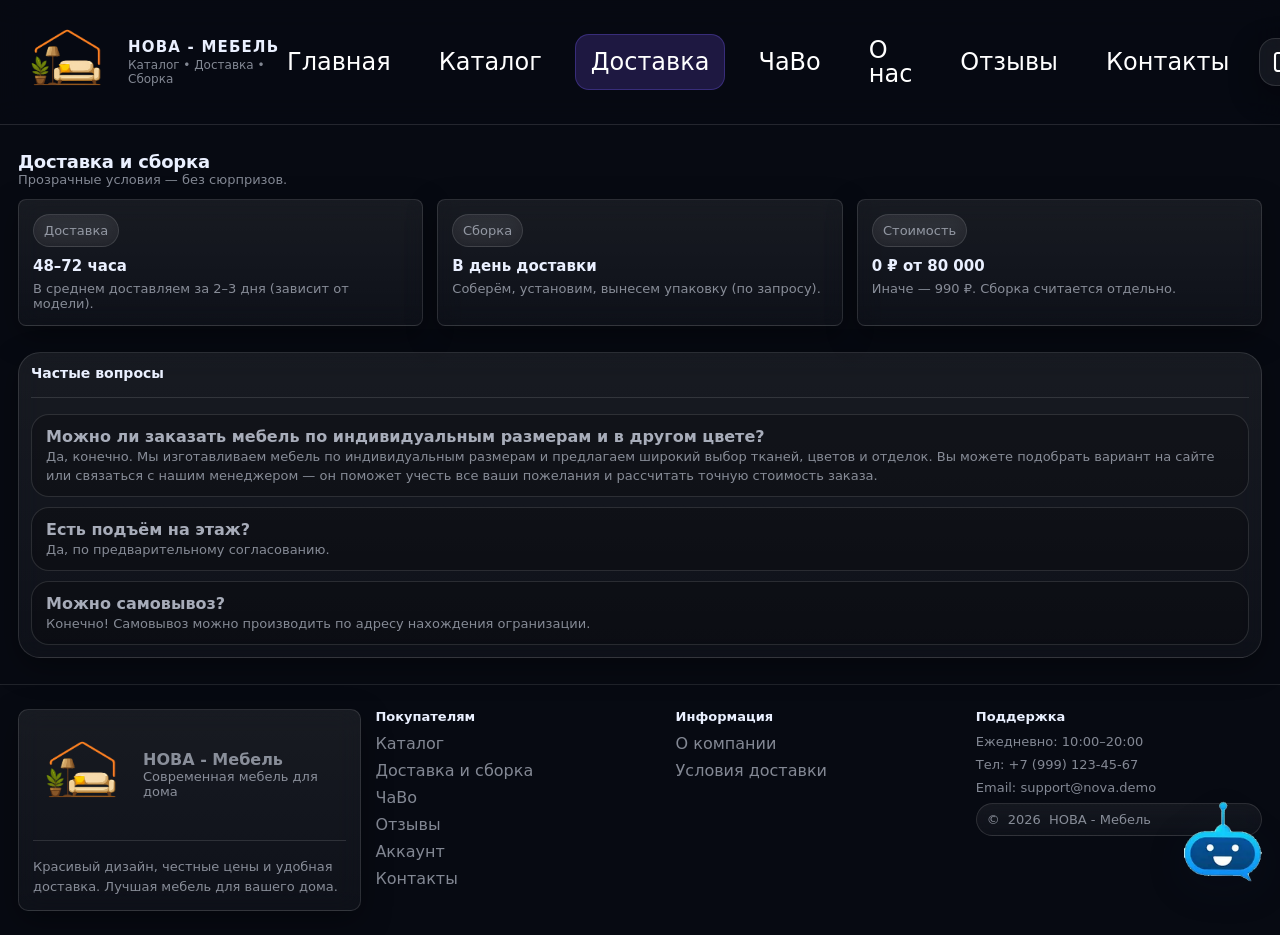
<file: delivery.html>
<!doctype html>
<html lang="ru">
<head>
  <meta charset="utf-8" />
  <meta name="viewport" content="width=device-width, initial-scale=1" />
  <title>Доставка — НОВА - Мебель</title>
  <link rel="stylesheet" href="css-style.css" />
  <noscript><style>body{visibility:visible!important}</style></noscript>
  <style id="anti-flicker-inline">html:not(.app-ready) body{visibility:hidden}html.app-ready body{visibility:visible}</style>

<style>
    html{background:#070A12}
  </style>
</head>
<body>

<main class="container">
  <section class="section">
    <div class="section-head">
      <div>
        <h3>Доставка и сборка</h3>
        <p>Прозрачные условия — без сюрпризов.</p>
      </div>
    </div>

    <div class="grid" style="grid-template-columns:1fr 1fr 1fr; gap:14px">
      <div class="card" style="padding:14px">
        <div class="pill"> <span class="small">Доставка</span></div>
        <h3 style="margin:10px 0 6px; font-size:15px">48–72 часа</h3>
        <div class="small">В среднем доставляем за 2–3 дня (зависит от модели).</div>
      </div>
      <div class="card" style="padding:14px">
        <div class="pill"> <span class="small">Сборка</span></div>
        <h3 style="margin:10px 0 6px; font-size:15px">В день доставки</h3>
        <div class="small">Соберём, установим, вынесем упаковку (по запросу).</div>
      </div>
      <div class="card" style="padding:14px">
        <div class="pill"> <span class="small">Стоимость</span></div>
        <h3 style="margin:10px 0 6px; font-size:15px">0 ₽ от 80 000</h3>
        <div class="small">Иначе — 990 ₽. Сборка считается отдельно.</div>
      </div>
    </div>

    <div class="section">
      <div class="panel">
        <h4>Частые вопросы</h4>
        <div class="hr"></div>
        <div class="grid" style="gap:10px">
          <div class="notice"><b>Можно ли заказать мебель по индивидуальным размерам и в другом цвете?</b><br/><span class="small">Да, конечно. Мы изготавливаем мебель по индивидуальным размерам и предлагаем широкий выбор тканей, цветов и отделок. Вы можете подобрать вариант на сайте или связаться с нашим менеджером — он поможет учесть все ваши пожелания и рассчитать точную стоимость заказа.</span></div>
          <div class="notice"><b>Есть подъём на этаж?</b><br/><span class="small">Да, по предварительному согласованию.</span></div>
          <div class="notice"><b>Можно самовывоз?</b><br/><span class="small">Конечно! Самовывоз можно производить по адресу нахождения огранизации.</span></div>
        </div>
      </div>
    </div>
  </section>
</main>

<script src="js-data.js"></script>
<script src="js-common.js"></script>
<script>UI.injectLayout();</script>
</body>
</html>
</file>
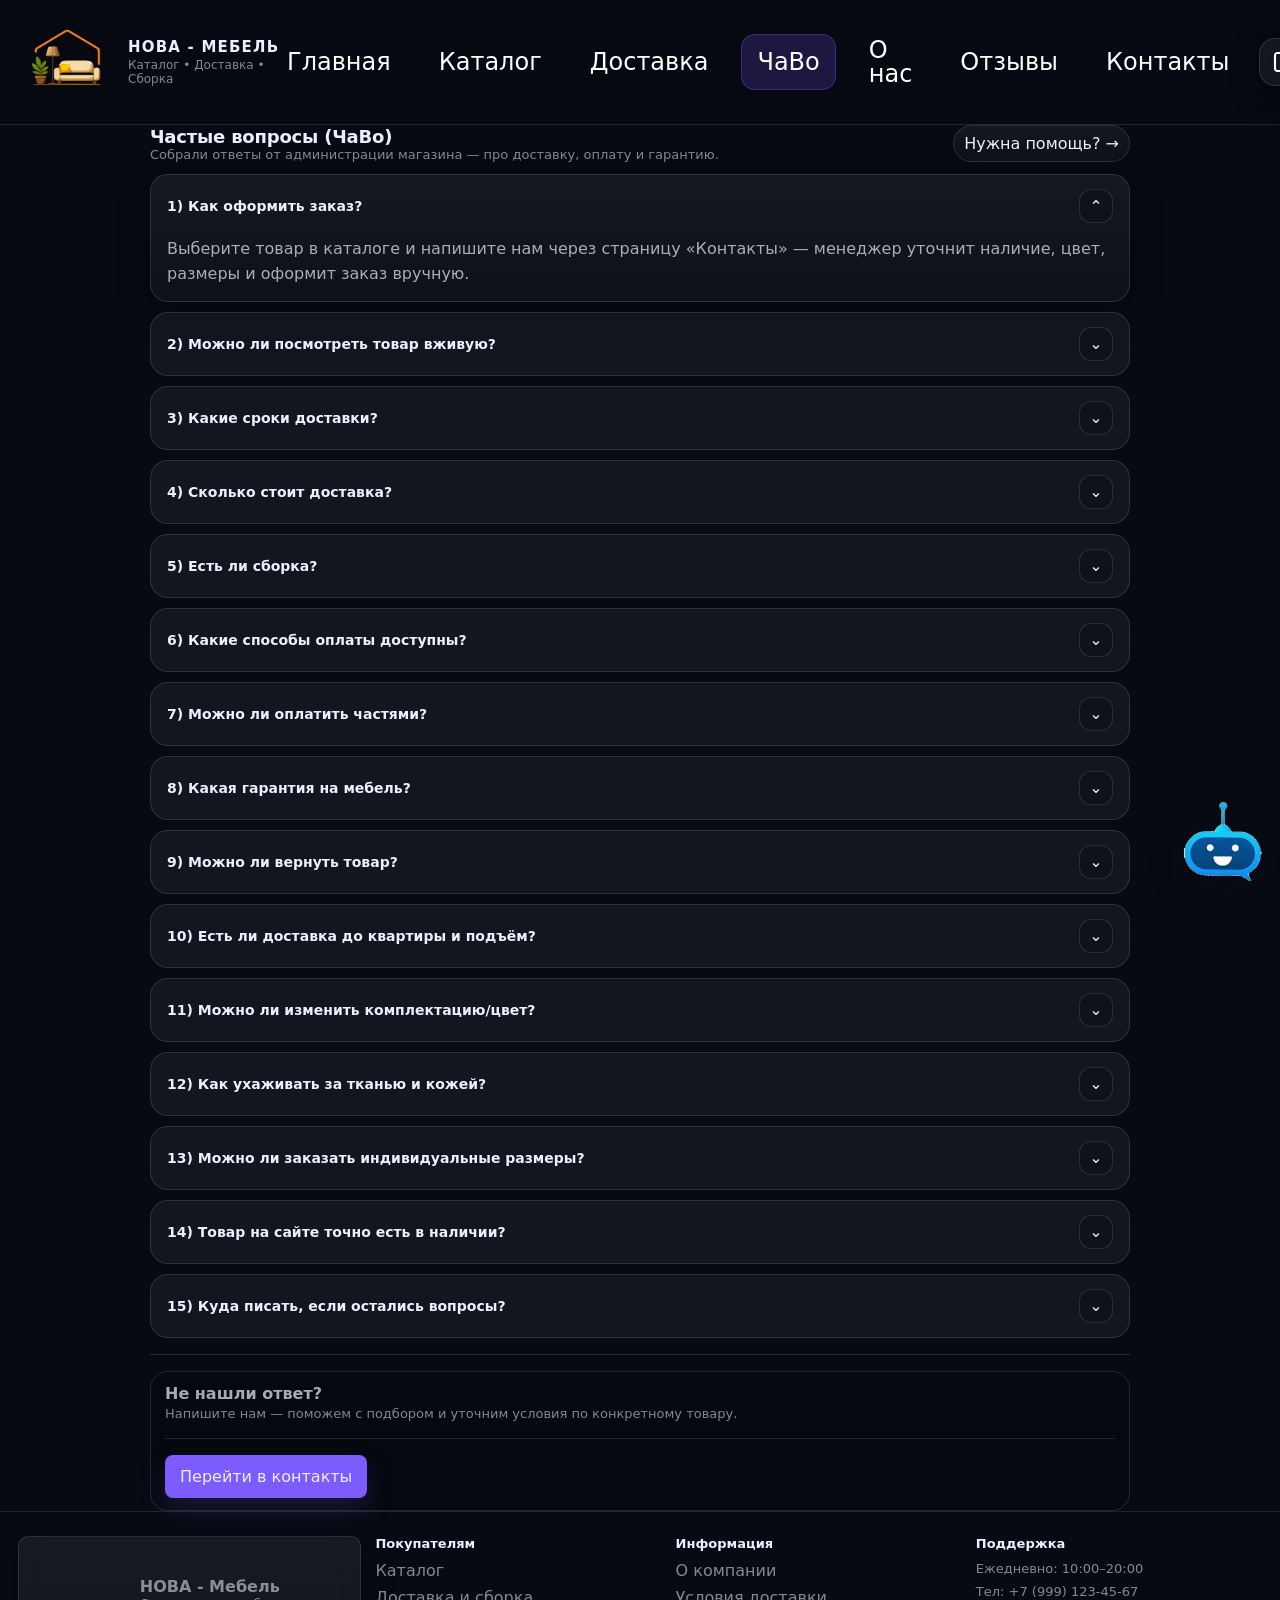
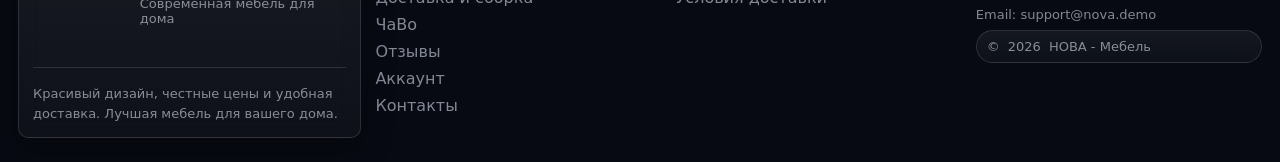
<file: faq.html>
<!doctype html>
<html lang="ru">
<head>
  <meta charset="utf-8" />
  <meta name="viewport" content="width=device-width, initial-scale=1" />
  <title>ЧаВо — НОВА - Мебель</title>
  <link rel="stylesheet" href="css-style.css" />
  <noscript><style>body{visibility:visible!important}</style></noscript>
  <style id="anti-flicker-inline">html:not(.app-ready) body{visibility:hidden}html.app-ready body{visibility:visible}</style>

<style>
    html{background:#070A12}
  </style>
</head>
<body>

<main class="container">
  <section class="section faq-wrap">
    <div class="section-head">
      <div>
        <h3>Частые вопросы (ЧаВо)</h3>
        <p>Собрали ответы от администрации магазина — про доставку, оплату и гарантию.</p>
      </div>
      <a class="pill" href="contacts.html">Нужна помощь? →</a>
    </div>

    <div class="faq">
      <details class="faq-item" open>
        <summary><b>1) Как оформить заказ?</b><span class="faq-chevron">⌄</span></summary>
        <div class="faq-a">Выберите товар в каталоге и напишите нам через страницу «Контакты» — менеджер уточнит наличие, цвет, размеры и оформит заказ вручную.</div>
      </details>

      <details class="faq-item">
        <summary><b>2) Можно ли посмотреть товар вживую?</b><span class="faq-chevron">⌄</span></summary>
        <div class="faq-a">Да. Уточните наличие образца в шоуруме у менеджера — мы подскажем адрес и время посещения.</div>
      </details>

      <details class="faq-item">
        <summary><b>3) Какие сроки доставки?</b><span class="faq-chevron">⌄</span></summary>
        <div class="faq-a">По товарам «в наличии» обычно 48–72 часа. Для позиций «под заказ» сроки зависят от фабрики — мы подтвердим их перед оформлением.</div>
      </details>

      <details class="faq-item">
        <summary><b>4) Сколько стоит доставка?</b><span class="faq-chevron">⌄</span></summary>
        <div class="faq-a">Стоимость зависит от города и суммы заказа. Для заказов от 80 000 ₽ доставка часто бесплатная (условия уточняются у менеджера).</div>
      </details>

      <details class="faq-item">
        <summary><b>5) Есть ли сборка?</b><span class="faq-chevron">⌄</span></summary>
        <div class="faq-a">Да, сборка доступна в день доставки. Стоимость зависит от категории мебели и сложности (например, механизмы трансформации).</div>
      </details>

      <details class="faq-item">
        <summary><b>6) Какие способы оплаты доступны?</b><span class="faq-chevron">⌄</span></summary>
        <div class="faq-a">Оплата картой, переводом и по СБП. Для некоторых заказов доступна предоплата и доплата при получении — зависит от позиции.</div>
      </details>

      <details class="faq-item">
        <summary><b>7) Можно ли оплатить частями?</b><span class="faq-chevron">⌄</span></summary>
        <div class="faq-a">Если поддерживается вашим банком (рассрочка/частями) — да. Мы подскажем, какие варианты доступны на момент покупки.</div>
      </details>

      <details class="faq-item">
        <summary><b>8) Какая гарантия на мебель?</b><span class="faq-chevron">⌄</span></summary>
        <div class="faq-a">Обычно до 3 лет на каркас и механизмы (условия зависят от производителя). Гарантийный талон выдаём при покупке.</div>
      </details>

      <details class="faq-item">
        <summary><b>9) Можно ли вернуть товар?</b><span class="faq-chevron">⌄</span></summary>
        <div class="faq-a">Да, по правилам законодательства и условиям производителя. Товары «под заказ» и индивидуальные комплектации могут иметь ограничения — уточняйте перед оформлением.</div>
      </details>

      <details class="faq-item">
        <summary><b>10) Есть ли доставка до квартиры и подъём?</b><span class="faq-chevron">⌄</span></summary>
        <div class="faq-a">Да. Подъём на этаж и занос рассчитываются отдельно и зависят от веса/габаритов и наличия лифта.</div>
      </details>

      <details class="faq-item">
        <summary><b>11) Можно ли изменить комплектацию/цвет?</b><span class="faq-chevron">⌄</span></summary>
        <div class="faq-a">Для большинства моделей — да. Доступные ткани/цвета и сроки изготовления уточняются по выбранному товару.</div>
      </details>

      <details class="faq-item">
        <summary><b>12) Как ухаживать за тканью и кожей?</b><span class="faq-chevron">⌄</span></summary>
        <div class="faq-a">Мы дадим рекомендации по материалу: для ткани — мягкая чистка и средства без хлора; для кожи/эко-кожи — специальные составы и защита от перегрева/солнца.</div>
      </details>

      <details class="faq-item">
        <summary><b>13) Можно ли заказать индивидуальные размеры?</b><span class="faq-chevron">⌄</span></summary>
        <div class="faq-a">Иногда да — зависит от линейки производителя. Скажите менеджеру желаемые размеры, мы проверим возможность и стоимость.</div>
      </details>

      <details class="faq-item">
        <summary><b>14) Товар на сайте точно есть в наличии?</b><span class="faq-chevron">⌄</span></summary>
        <div class="faq-a">Статус может меняться. Перед оформлением заказа мы всегда подтверждаем актуальное наличие и сроки.</div>
      </details>

      <details class="faq-item">
        <summary><b>15) Куда писать, если остались вопросы?</b><span class="faq-chevron">⌄</span></summary>
        <div class="faq-a">На странице «Контакты» есть все способы связи: телефон и email. Ответим в рабочее время максимально быстро.</div>
      </details>
    </div>

    <div class="hr"></div>
    <div class="notice">
      <b>Не нашли ответ?</b><br/>
      <span class="small">Напишите нам — поможем с подбором и уточним условия по конкретному товару.</span>
      <div class="hr"></div>
      <a class="btn primary" href="contacts.html">Перейти в контакты</a>
    </div>
  </section>
</main>

<script src="js-common.js"></script>
<script>UI.injectLayout();</script>
</body>
</html>
</file>
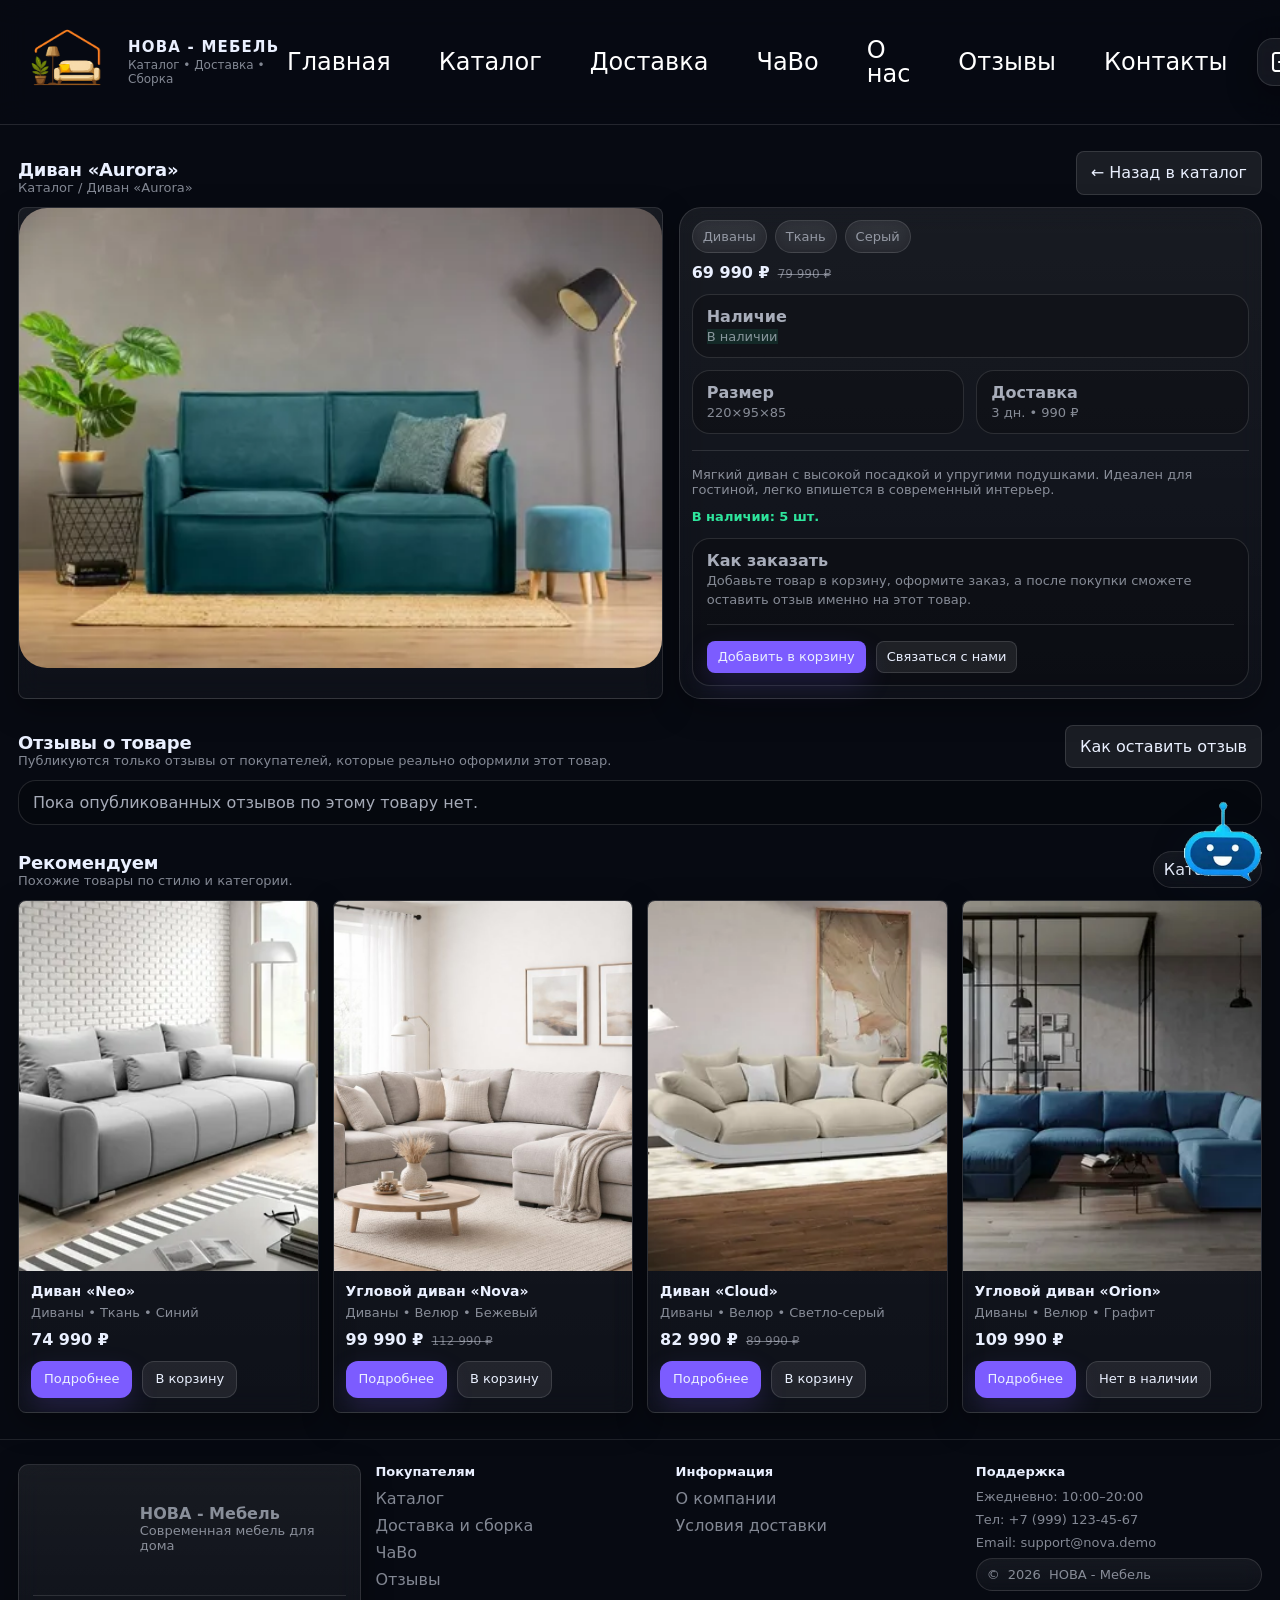
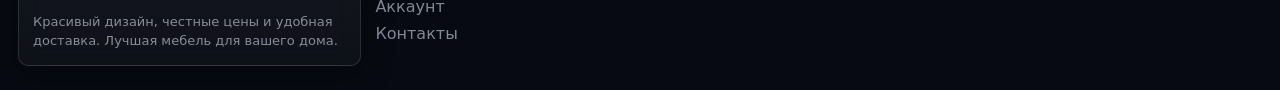
<file: product.html>
<!doctype html>
<html lang="ru">
<head>
  <meta charset="utf-8" />
  <meta name="viewport" content="width=device-width, initial-scale=1" />
  <title>Товар — НОВА - Мебель</title>
  <link rel="stylesheet" href="css-style.css" />
  <noscript><style>body{visibility:visible!important}</style></noscript>
  <style id="anti-flicker-inline">html:not(.app-ready) body{visibility:hidden}html.app-ready body{visibility:visible}</style>
  <style>html{background:#070A12}</style>
</head>
<body>
<main class="container">
  <section class="section">
    <div class="section-head">
      <div>
        <h3 id="title">Товар</h3>
        <p class="small"><a href="catalog.html">Каталог</a> / <span id="crumb"></span></p>
      </div>
      <a class="btn" href="catalog.html">← Назад в каталог</a>
    </div>

    <div class="grid product-layout" style="grid-template-columns:1.05fr .95fr; gap:16px">
      <div class="card product-media-card">
        <div class="product-hero" id="gallery" style="height:460px; border-radius:28px"></div>
      </div>

      <div class="panel product-info-panel">
        <div class="row wrap" id="meta" style="gap:8px; margin-bottom:10px"></div>

        <div class="price big" style="margin:6px 0 12px">
          <b id="price"></b>
          <s id="old"></s>
        </div>

        <div class="notice">
          <b>Наличие</b><br/>
          <span class="small" id="stock"></span>
        </div>

        <div class="grid" style="grid-template-columns:1fr 1fr; gap:12px; margin-top:12px">
          <div class="notice">
            <b>Размер</b><br/>
            <span class="small" id="size"></span>
          </div>
          <div class="notice">
            <b>Доставка</b><br/>
            <span class="small" id="delivery"></span>
          </div>
        </div>

        <div class="hr"></div>

        <div class="small" id="desc"></div>

        <div class="stock-note" id="stockCount"></div>

        <div class="notice" style="margin-top:14px">
          <b>Как заказать</b><br/>
          <span class="small">Добавьте товар в корзину, оформите заказ, а после покупки сможете оставить отзыв именно на этот товар.</span>
          <div class="hr"></div>
          <div class="actions" style="margin-top:10px">
            <button class="btn primary small" type="button" id="addToCartBtn">Добавить в корзину</button>
            <a class="btn small" href="contacts.html">Связаться с нами</a>
          </div>
        </div>
      </div>
    </div>

    <section class="section">
      <div class="section-head">
        <div>
          <h3>Отзывы о товаре</h3>
          <p>Публикуются только отзывы от покупателей, которые реально оформили этот товар.</p>
        </div>
        <a class="btn" id="productReviewBtn" href="reviews.html">Оставить отзыв</a>
      </div>
      <div id="productReviewsEmpty" class="notice">Пока опубликованных отзывов по этому товару нет.</div>
      <div id="productReviewsList" class="reviews-grid hidden"></div>
    </section>

    <section class="section">
      <div class="section-head">
        <div>
          <h3>Рекомендуем</h3>
          <p>Похожие товары по стилю и категории.</p>
        </div>
        <a class="pill" href="catalog.html">Каталог →</a>
      </div>
      <div class="cards" id="reco"></div>
    </section>
  </section>
</main>
<script src="js-data.js"></script>
<script src="js-common.js"></script>
<script src="js-page-product.js"></script>
</body>
</html>
</file>
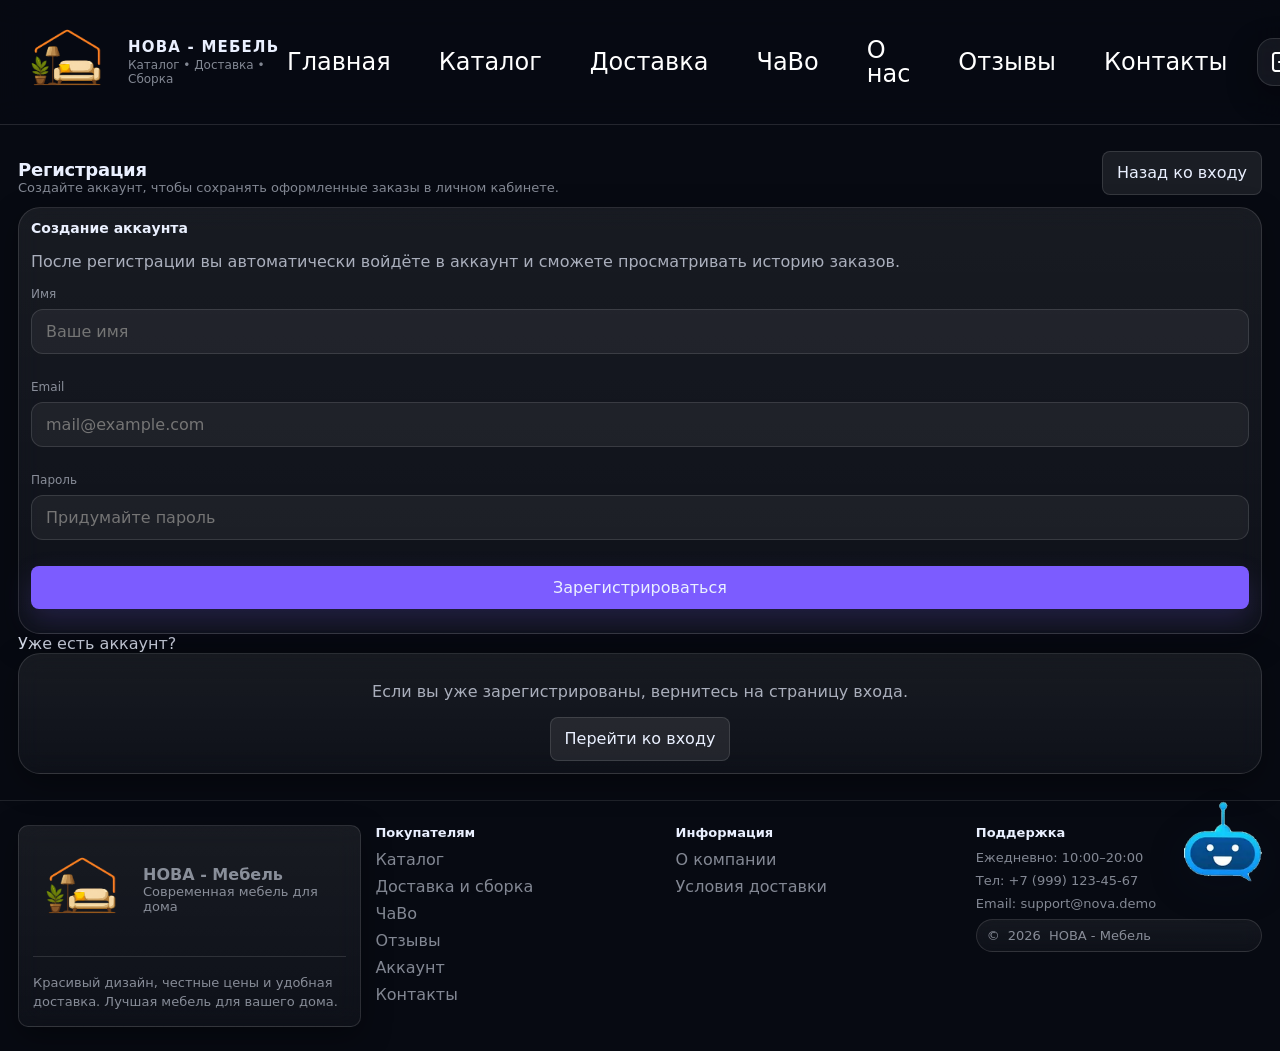
<file: register.html>
<!doctype html>
<html lang="ru">
<head>
  <meta charset="utf-8" />
  <meta name="viewport" content="width=device-width, initial-scale=1" />
  <title>Регистрация — НОВА - Мебель</title>
  <link rel="stylesheet" href="css-style.css" />
  <noscript><style>body{visibility:visible!important}</style></noscript>
  <style id="anti-flicker-inline">html:not(.app-ready) body{visibility:hidden}html.app-ready body{visibility:visible}</style>
  <style>html{background:#070A12}</style>
</head>
<body>
<main class="container">
  <section class="section">
    <div class="section-head">
      <div>
        <h3>Регистрация</h3>
        <p>Создайте аккаунт, чтобы сохранять оформленные заказы в личном кабинете.</p>
      </div>
      <a class="btn" href="account.html">Назад ко входу</a>
    </div>

    <div id="registerGuest" class="auth-stack">
      <div class="panel auth-panel auth-panel-main">
        <h4>Создание аккаунта</h4>
        <p class="muted">После регистрации вы автоматически войдёте в аккаунт и сможете просматривать историю заказов.</p>
        <form id="registerForm" class="form-grid auth-form" style="margin-top:12px">
          <div class="field full">
            <label for="regName">Имя</label>
            <input id="regName" type="text" placeholder="Ваше имя" required />
          </div>
          <div class="field full">
            <label for="regEmail">Email</label>
            <input id="regEmail" type="email" placeholder="mail@example.com" required />
          </div>
          <div class="field full">
            <label for="regPassword">Пароль</label>
            <input id="regPassword" type="password" placeholder="Придумайте пароль" required />
          </div>
          <div class="field full"><button class="btn primary auth-submit" type="submit">Зарегистрироваться</button></div>
        </form>
      </div>

      <div class="auth-divider"><span>Уже есть аккаунт?</span></div>

      <div class="panel auth-panel auth-panel-secondary" style="text-align:center">
        <p class="muted">Если вы уже зарегистрированы, вернитесь на страницу входа.</p>
        <a class="btn auth-submit" href="account.html">Перейти ко входу</a>
      </div>
    </div>

    <div id="registerDone" class="hidden">
      <div class="panel">
        <h4>Вы уже вошли в аккаунт</h4>
        <p class="muted">Перейдите в личный кабинет, чтобы посмотреть свои заказы, или продолжайте покупки.</p>
        <div class="row wrap" style="margin-top:14px">
          <a class="btn primary" href="account.html">Открыть аккаунт</a>
          <a class="btn" href="catalog.html">Перейти в каталог</a>
        </div>
      </div>
    </div>
  </section>
</main>
<script src="js-data.js"></script>
<script src="js-common.js"></script>
<script src="js-page-register.js"></script>
</body>
</html>
</file>
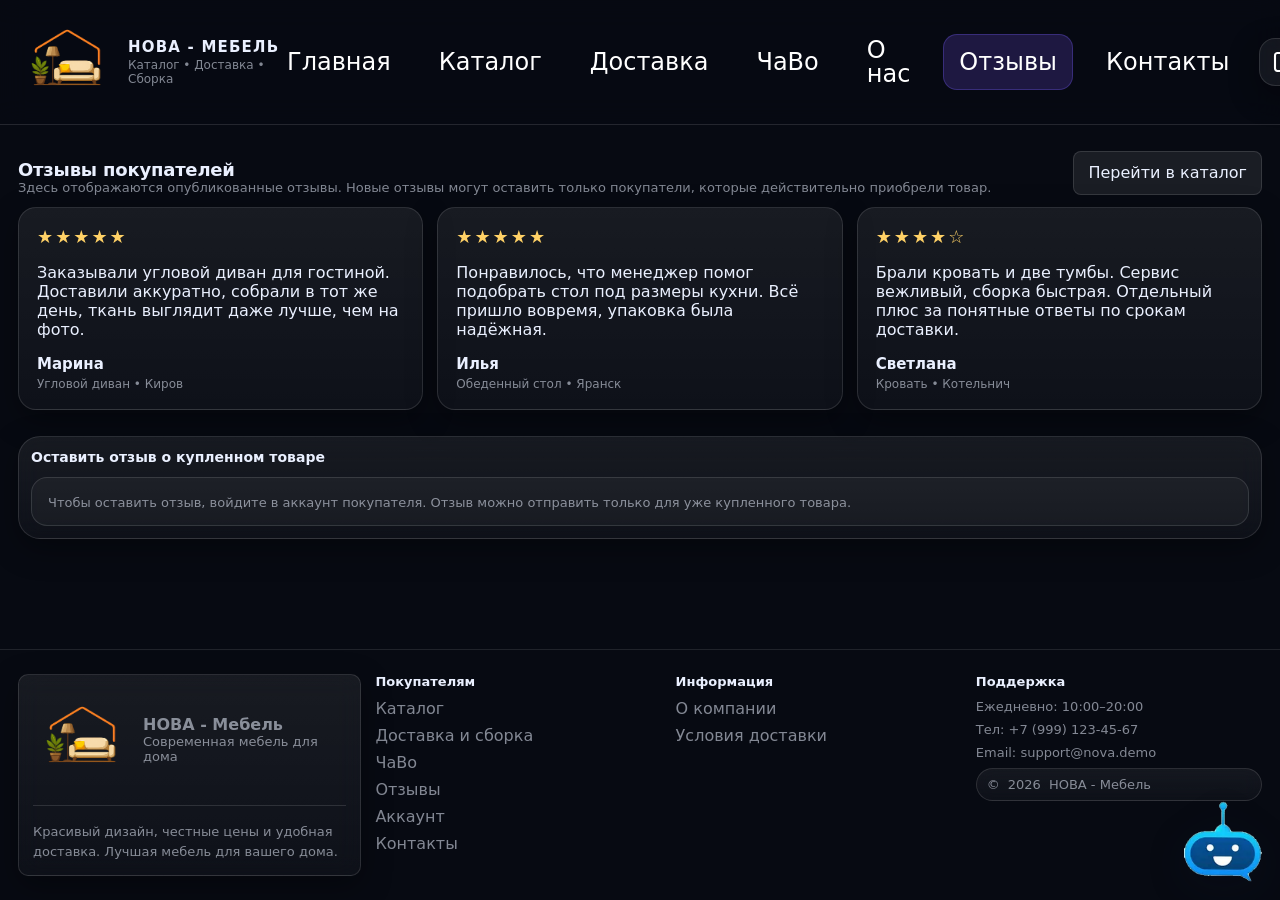
<file: reviews.html>
<!doctype html>
<html lang="ru">
<head>
  <meta charset="utf-8" />
  <meta name="viewport" content="width=device-width, initial-scale=1" />
  <title>Отзывы — НОВА - Мебель</title>
  <link rel="stylesheet" href="css-style.css" />
  <noscript><style>body{visibility:visible!important}</style></noscript>
  <style id="anti-flicker-inline">html:not(.app-ready) body{visibility:hidden}html.app-ready body{visibility:visible}</style>
  <style>html{background:#070A12}</style>
</head>
<body>
<main class="container">
  <section class="section">
    <div class="section-head">
      <div>
        <h3>Отзывы покупателей</h3>
        <p>Здесь отображаются опубликованные отзывы. Новые отзывы могут оставить только покупатели, которые действительно приобрели товар.</p>
      </div>
      <a class="btn" href="catalog.html">Перейти в каталог</a>
    </div>

    <div id="reviewsEmpty" class="reviews-empty hidden">Опубликованных отзывов пока нет.</div>
    <div id="reviewsList" class="reviews-grid"></div>
  </section>

  <section class="section">
    <div class="panel">
      <h4 style="margin-bottom:12px">Оставить отзыв о купленном товаре</h4>
      <div id="reviewGuestState" class="review-helper">
        <span class="small">Чтобы оставить отзыв, войдите в аккаунт покупателя. Отзыв можно отправить только для уже купленного товара.</span>
      </div>
      <div id="reviewReadyState" class="review-helper hidden"></div>
      <form class="review-form hidden" id="reviewForm">
        <div class="field full">
          <label for="review-purchase">Купленный товар</label>
          <select id="review-purchase" required></select>
        </div>
        <div class="field">
          <label for="review-name">Ваше имя</label>
          <input id="review-name" type="text" placeholder="Например, Анна" required />
        </div>
        <div class="field">
          <label for="review-city">Город</label>
          <input id="review-city" type="text" placeholder="Например, Киров" />
        </div>
        <div class="field full">
          <label>Оценка</label>
          <div class="rating-stars" id="ratingStars" role="radiogroup" aria-label="Оценка в звездах">
            <button type="button" class="rating-star active" data-rating="1" aria-label="1 звезда">★</button>
            <button type="button" class="rating-star active" data-rating="2" aria-label="2 звезды">★</button>
            <button type="button" class="rating-star active" data-rating="3" aria-label="3 звезды">★</button>
            <button type="button" class="rating-star active" data-rating="4" aria-label="4 звезды">★</button>
            <button type="button" class="rating-star active" data-rating="5" aria-label="5 звёзд">★</button>
          </div>
          <input id="review-rating" type="hidden" value="5" />
        </div>
        <div class="field" style="grid-column:1/-1">
          <label for="review-text">Текст отзыва</label>
          <textarea id="review-text" rows="5" placeholder="Расскажите о качестве товара, доставке и впечатлениях" required></textarea>
        </div>
        <div style="grid-column:1/-1; display:flex; gap:10px; flex-wrap:wrap">
          <button class="btn primary" type="submit">Отправить отзыв</button>
          <span class="small">После отправки отзыв попадёт на модерацию администратора.</span>
        </div>
      </form>
    </div>
  </section>
</main>
<script src="js-data.js"></script>
<script src="js-common.js"></script>
<script src="js-page-reviews.js"></script>
</body>
</html>
</file>
<file: css-style.css>
:root{
  --bg0:#070A12;
  --bg1:#0B1020;
  --card:rgba(255,255,255,.06);
  --card2:rgba(255,255,255,.08);
  --text:#EAF0FF;
  --muted:rgba(234,240,255,.70);
  --muted2:rgba(234,240,255,.55);
  --line:rgba(255,255,255,.12);

  --brand:#7C5CFF;
  --brand2:#27E7C4;
  --warn:#FFB020;
  --bad:#FF4D6D;
  --good:#2EE59D;

  --shadow: 0 18px 60px rgba(0,0,0,.45);
  --shadow2: 0 10px 30px rgba(0,0,0,.35);
  --r12: 12px;
  --r16: 16px;
  --r20: 20px;

  --max: 1700px;

  --font: ui-sans-serif, system-ui, -apple-system, "Segoe UI", Roboto, Arial, "Noto Sans", "Helvetica Neue", sans-serif;
}

:root[data-theme='light']{
  --bg0:#f5f7fb;
  --bg1:#e9eef7;
  --card:rgba(255,255,255,.88);
  --card2:rgba(255,255,255,.96);
  --text:#182033;
  --muted:rgba(24,32,51,.72);
  --muted2:rgba(24,32,51,.55);
  --line:rgba(24,32,51,.12);
  --shadow:0 18px 60px rgba(27,39,67,.12);
  --shadow2:0 10px 30px rgba(27,39,67,.10);
}




html:not(.app-ready) body{visibility:hidden}
html.app-ready body{visibility:visible}
.logo-img{
  width:100px;
  height:100px;
  border-radius:1px;
  object-fit:contain;
  display:block;
}


*{box-sizing:border-box}
html{min-height:100%;
  background:
    radial-gradient(1000px 700px at 15% 0%, rgba(124,92,255,.28), transparent 65%),
    radial-gradient(900px 600px at 85% 10%, rgba(39,231,196,.18), transparent 55%),
    radial-gradient(700px 500px at 60% 85%, rgba(255,176,32,.10), transparent 55%),
    linear-gradient(180deg, var(--bg0), var(--bg1));
  background-attachment: scroll;
  background-repeat: no-repeat;
  background-size: cover;
}
body{min-height:100vh}
body{
  margin:0;
  font-family:var(--font);
  color:var(--text);
  min-height:100vh;
  display:flex;
  flex-direction:column;
  background: transparent;
}

a{color:inherit; text-decoration:none}
img{max-width:100%; display:block}
img[loading="lazy"]{content-visibility:auto}
button, input, select, textarea{font:inherit}
::selection{background:rgba(124,92,255,.35)}


.container{width:100%; max-width:var(--max); margin:0 auto; padding:0 18px}
.grid{display:grid; gap:16px}
.row{display:flex; gap:12px; align-items:center}
.spread{display:flex; justify-content:space-between; align-items:center; gap:12px}
.wrap{flex-wrap:wrap}
.hidden{display:none !important}
.muted{color:var(--muted)}
.small{font-size:13px; color:var(--muted2)}
.hr{height:1px; background:var(--line); border:0; margin:16px 0}
.pill{
  display:inline-flex; align-items:center; gap:8px;
  padding:8px 10px; border-radius:999px;
  border:1px solid var(--line);
  background:linear-gradient(180deg, rgba(255,255,255,.06), rgba(255,255,255,.03));
  backdrop-filter: blur(10px);
}
.kbd{
  font-size:12px; color:var(--muted);
  padding:2px 8px; border-radius:8px;
  border:1px solid var(--line);
  background:rgba(0,0,0,.25);
}


.topbar{
  position:sticky; top:0; z-index:50;
  border-bottom:1px solid var(--line);
  background:color-mix(in srgb, var(--bg0) 78%, transparent);
  backdrop-filter: blur(14px);
}
.nav{
  padding:12px 0;
  display:flex; align-items:center; justify-content:space-between;
  gap:14px;
}
.brand{
  display:flex; align-items:center; gap:10px; min-width:240px;
}
.logo{
  width:40px; height:40px; border-radius:14px;
  background:
    radial-gradient(12px 12px at 35% 35%, rgba(255,255,255,.65), transparent 60%),
    linear-gradient(135deg, var(--brand), var(--brand2));
  box-shadow: 0 10px 30px rgba(124,92,255,.28);
}
.brand h1{
  font-size:14px; margin:0; letter-spacing:.5px;
}
.brand span{display:block; font-size:12px; color:var(--muted2); margin-top:2px}
.navlinks{display:flex; align-items:center; gap:18px}
.navlinks a{
  padding:15px 15px;
  border-radius:14px;
  color:#fff;
  font-size:1.5rem;
  line-height:1;
  transition:.15s ease;
}
.navlinks a:hover{background:rgba(255,255,255,.08); color:#fff}
.navlinks a.active{
  background:rgba(124,92,255,.20);
  border:1px solid rgba(124,92,255,.30);
  color:#fff;
}
.actions{display:flex; align-items:center; gap:10px}
.iconbtn{
  position:relative;
  width:46px; height:46px;
  border-radius:16px;
  border:1px solid var(--line);
  background:var(--card);
  backdrop-filter: blur(10px);
  box-shadow: var(--shadow2);
  cursor:pointer;
  transition:.15s ease;

  display:inline-flex;
  align-items:center;
  justify-content:center;
  font-size:18px;
  line-height:1;
  padding:0;
  overflow:hidden;
  user-select:none;
  -webkit-tap-highlight-color: transparent;
}
.iconbtn:hover{transform: translateY(-1px); border-color: rgba(255,255,255,.18)}
.badge{

  position:absolute; top:4px; right:4px;
  min-width:18px; height:18px; padding:0 5px;
  display:flex; align-items:center; justify-content:center;
  border-radius:999px;
  font-size:11px;
  background:linear-gradient(135deg, var(--brand), var(--brand2));
  box-shadow: 0 12px 25px rgba(0,0,0,.35);
  pointer-events:none;
}
.search{
  flex:1;
  display:flex; align-items:center; gap:10px;
  padding:10px 12px;
  border-radius:16px;
  border:1px solid var(--line);
  background:var(--card);
}
.search input{
  width:100%;
  border:0; outline:none;
  background:transparent;
  color:var(--text);
}
.search .hint{display:none}

.burger{display:none}


.hero{
  margin:22px 0 10px;
  border-radius: 26px;
  overflow:hidden;
  border:1px solid var(--line);
  background:
    linear-gradient(180deg, rgba(255,255,255,.05), rgba(255,255,255,.025));
  box-shadow: var(--shadow);
  position:relative;
}
.hero-inner{
  padding:26px;
  display:grid;
  grid-template-columns: 1.2fr .8fr;
  gap:18px;
  align-items:stretch;
}
.hero h2{
  margin:0 0 10px;
  font-size:42px;
  letter-spacing:-.6px;
  line-height:1.05;
}
.hero p{
  margin:0 0 14px;
  color:var(--muted);
  font-size:15px;
  max-width:58ch;
}
.cta{
  display:flex; gap:10px; flex-wrap:wrap;
  margin-top:14px;
}
.btn{
  border:0; cursor:pointer;
  padding:12px 14px;
  border-radius:8px;
  color:var(--text);
  background:var(--card2);
  border:1px solid var(--line);
  transition:.15s ease;

  display:inline-flex;
  align-items:center;
  justify-content:center;
  gap:8px;
  line-height:1.1;
  text-align:center;
}
.btn:hover{transform:translateY(-1px); border-color:rgba(255,255,255,.22)}
.btn.primary{
  background:var(--brand);
  border:1px solid rgba(124,92,255,.35);
  box-shadow: 0 12px 28px rgba(124,92,255,.18);
}
.btn.ghost{
  background:transparent;
}
.hero-card{
  border-radius:22px;
  border:1px solid var(--line);
  background: rgba(0,0,0,.18);
  backdrop-filter: blur(12px);
  overflow:hidden;
  position:relative;
  display:flex; flex-direction:column;
}
.hero-card .img{
  height:180px;
  background:
    url("assets/img/hero.jpg") center/cover no-repeat,
    radial-gradient(240px 180px at 30% 30%, rgba(124,92,255,.25), transparent 60%),
    linear-gradient(135deg, rgba(255,255,255,.08), rgba(255,255,255,.02));
}
.hero-card .content{
  padding:14px;
}
.hero-card h3{margin:0 0 8px; font-size:16px}
.hero-stats{
  display:grid;
  grid-template-columns: repeat(3, 1fr);
  gap:10px;
  margin-top:10px;
}
.stat{
  padding:10px;
  border-radius:16px;
  border:1px solid var(--line);
  background:rgba(255,255,255,.05);
}
.stat b{display:block; font-size:14px}
.stat span{font-size:12px; color:var(--muted2)}


.section{
  margin:26px 0;
}
.section-head{
  display:flex; align-items:flex-end; justify-content:space-between; gap:16px;
  margin-bottom:12px;
}
.section-head h3{
  margin:0;
  font-size:18px;
  letter-spacing:.2px;
}
.section-head p{margin:0; color:var(--muted2); font-size:13px}

.cards{
  display:grid;
  grid-template-columns: repeat(4, 1fr);
  gap:14px;
}
.card{
  border-radius:8px;
  border:1px solid var(--line);
  background:linear-gradient(180deg, rgba(255,255,255,.07), rgba(255,255,255,.03));
  backdrop-filter: blur(12px);
  box-shadow: var(--shadow2);
  overflow:hidden;
  transition:.18s ease;
}
.card:hover{transform: translateY(-2px); border-color: rgba(255,255,255,.18)}
.card .thumb{
  height:370px;
  background-image: var(--thumb, url("assets/img/logo.png"));
  background-position: center;
  background-size: cover;
  background-repeat: no-repeat;
}
.card .body{padding:12px 12px 14px}
.card .title{font-size:14px; margin:0 0 6px}
.price{
  display:flex; align-items:baseline; gap:8px;
}
.price b{font-size:16px}
.price s{font-size:12px; color:rgba(234,240,255,.45)}
.tags{display:flex; gap:8px; flex-wrap:wrap; margin-top:10px}
.tag{
  font-size:12px;
  padding:6px 8px;
  border-radius:999px;
  border:1px solid var(--line);
  background:rgba(255,255,255,.05);
  color:var(--muted);
}
.card .actions{
  margin-top:12px;
  display:flex; gap:10px;
}
.card .actions .btn{padding:10px 12px; border-radius:12px}
.btn.small{padding:8px 10px; border-radius:8px; font-size:13px}
.btn.danger{
  background:rgba(255,77,109,.14);
  border:1px solid rgba(255,77,109,.25);
}


.catalog-layout{
  display:grid;
  grid-template-columns: 450px 1fr;
  gap:16px;
}
.panel{
  border-radius:22px;
  border:1px solid var(--line);
  background:linear-gradient(180deg, rgba(255,255,255,.07), rgba(255,255,255,.03));
  backdrop-filter: blur(12px);
  box-shadow: var(--shadow2);
  padding:12px;
}
.panel h4{margin:0 0 10px; font-size:14px}
.field{display:flex; flex-direction:column; gap:8px; margin-bottom:12px}
.field label{font-size:12px; color:var(--muted2)}
.field input, .field select{
  padding:10px 12px;
  border-radius:14px;
  border:1px solid var(--line);
  background:rgba(0,0,0,.25);
  color:var(--text);
  outline:none;
}
.checkbox{
  display:flex; align-items:center; gap:10px;
  padding:10px 12px;
  border-radius:14px;
  border:1px solid rgba(255,255,255,.10);
  background:rgba(255,255,255,.04);
}
.checkbox input{width:16px; height:16px}

.toolbar{
  display:flex; justify-content:space-between; align-items:center; gap:12px;
  margin-bottom:10px;
}
.toolbar .count{font-size:13px; color:var(--muted)}
.toolbar .right{display:flex; gap:10px; align-items:center}

.pagination{
  display:flex; gap:10px; justify-content:center; margin-top:16px;
}
.pagebtn{
  padding:10px 12px;
  border-radius:14px;
  border:1px solid rgba(255, 255, 255, 0.192);
  background:rgba(255, 255, 255, 0.342);
  cursor:pointer;
}
.pagebtn.active{
  background:rgba(124,92,255,.18);
  border-color:rgba(124,92,255,.28);
  color:#fff;
}


.product{
  display:grid;
  grid-template-columns: 1fr 1fr;
  gap:16px;
}
.gallery{
  border-radius:8px;
  overflow:hidden;
  border:1px solid var(--line);
  background:
    radial-gradient(320px 260px at 30% 30%, rgba(124,92,255,.20), transparent 60%),
    radial-gradient(280px 240px at 75% 20%, rgba(39,231,196,.14), transparent 55%),
    url("assets/img/placeholder.jpg") center/cover no-repeat;
  min-height:890px;
  box-shadow: var(--shadow2);
}
.product .info{
  border-radius:26px;
  border:1px solid var(--line);
  background:linear-gradient(180deg, rgba(255,255,255,.07), rgba(255,255,255,.03));
  backdrop-filter: blur(12px);
  box-shadow: var(--shadow2);
  padding:16px;
}
.product h2{margin:0 0 6px; font-size:28px; letter-spacing:-.4px}
.product .meta{display:flex; gap:10px; flex-wrap:wrap; margin:8px 0 12px}
.meta .pill{padding:7px 10px}
.buybox{
  display:grid;
  grid-template-columns: 1fr 1fr;
  gap:10px;
  margin-top:12px;
}
.qty{
  display:flex; gap:8px; align-items:center;
  padding:10px 12px;
  border-radius:16px;
  border:1px solid var(--line);
  background:rgba(0,0,0,.20);
}
.qty button{
  width:36px; height:36px; border-radius:12px;
  border:1px solid var(--line);
  background:rgba(255,255,255,.05);
  color:var(--text);
  cursor:pointer;
}
.qty input{
  width:100%;
  border:0; outline:none;
  background:transparent;
  color:var(--text);
  text-align:center;
}


.table{
  width:100%;
  border-collapse:separate;
  border-spacing:0 10px;
}
.tr{
  border-radius:18px;
  background:rgba(255,255,255,.05);
  border:1px solid var(--line);
}
.td{
  padding:12px;
  border-top:1px solid rgba(255,255,255,.12);
  border-bottom:1px solid rgba(255,255,255,.12);
}
.td:first-child{border-left:1px solid rgba(255,255,255,.12); border-radius:18px 0 0 18px}
.td:last-child{border-right:1px solid rgba(255,255,255,.12); border-radius:0 18px 18px 0}
.cart-item{
  display:flex; align-items:center; gap:12px;
}
.miniimg{
  width:60px; height:60px;
  border-radius:16px;
  border:1px solid var(--line);
  background:
    radial-gradient(90px 70px at 30% 30%, rgba(124,92,255,.18), transparent 60%),
    radial-gradient(90px 70px at 70% 20%, rgba(39,231,196,.12), transparent 55%),
    url("assets/img/placeholder.jpg") center/cover no-repeat;
}
.summary{
  border-radius:22px;
  border:1px solid var(--line);
  background:linear-gradient(180deg, rgba(255,255,255,.07), rgba(255,255,255,.03));
  backdrop-filter: blur(12px);
  box-shadow: var(--shadow2);
  padding:14px;
}


.summary .btn{
  width:100%;
  padding:12px 12px;
}
.summary .btn + .btn{ margin-top:10px; }
.summary h4{margin:0 0 12px}
.line{
  display:flex; justify-content:space-between; gap:12px;
  padding:8px 0;
  color:var(--muted);
}
.line.total{color:var(--text); font-weight:700; font-size:16px}
.two{
  display:grid;
  grid-template-columns: 1fr 360px;
  gap:16px;
}


.tabs{display:flex; gap:10px; flex-wrap:wrap; margin:10px 0}
.tab{
  cursor:pointer;
  padding:10px 12px;
  border-radius:14px;
  border:1px solid var(--line);
  background:rgba(255,255,255,.05);
  color:var(--muted);
}
.tab.active{
  background:rgba(124,92,255,.16);
  border-color:rgba(124,92,255,.28);
  color:var(--text);
}
.notice{
  padding:12px 14px;
  border-radius:18px;
  border:1px solid var(--line);
  background:rgba(0,0,0,.20);
  color:var(--muted);
}
.success{
  border-color:rgba(46,229,157,.28);
  background:rgba(46,229,157,.10);
  color:rgba(234,240,255,.85);
}


.footer{
  margin-top:auto;
  padding:24px 0;
  border-top:1px solid rgba(255,255,255,.10);
  color:var(--muted2);
}
.footer-grid{
  display:grid;
  grid-template-columns: 1.2fr 1fr 1fr 1fr;
  gap:14px;
}
.footer a{color:var(--muted2)}
.footer a:hover{color:var(--text)}
.footer h4{margin:0 0 10px; font-size:13px; color:var(--text)}
.footer p{margin:0; font-size:13px; line-height:1.5}


.modal-backdrop{
  position:fixed; inset:0;
  background:rgba(0,0,0,.55);
  display:none;
  align-items:center; justify-content:center;
  padding:18px;
  z-index:80;
}
.modal{
  width:min(720px, 100%);
  border-radius:26px;
  border:1px solid var(--line);
  background:var(--card);
  backdrop-filter: blur(14px);
  box-shadow: var(--shadow);
  padding:14px;
}
.modal-head{display:flex; align-items:center; justify-content:space-between; gap:12px}
.modal-head h3{margin:0; font-size:16px}
.modal-close{
  width:44px; height:44px;
  border-radius:16px;
  border:1px solid var(--line);
  background:rgba(0,0,0,.20);
  cursor:pointer;
  color:var(--text);
}
.modal-body{padding:10px 0}


.pay-box{display:grid; gap:18px}
.pay-summary{
  padding:16px 18px;
  border-radius:22px;
  border:1px solid var(--line);
  background:linear-gradient(180deg, rgba(255,255,255,.08), rgba(255,255,255,.035));
  box-shadow:var(--shadow2);
}
.pay-form{display:grid; gap:16px}
.pay-methods{
  display:grid;
  grid-template-columns:1fr 1fr;
  gap:10px;
  padding:8px;
  border-radius:22px;
  border:1px solid var(--line);
  background:rgba(255,255,255,.04);
}
.pay-method{
  position:relative;
  display:flex;
  flex-direction:column;
  align-items:flex-start;
  gap:4px;
  min-height:74px;
  padding:14px 16px;
  border-radius:18px;
  border:1px solid transparent;
  background:transparent;
  color:var(--muted);
  cursor:pointer;
  transition:.18s ease;
}
.pay-method:hover{transform:translateY(-1px); color:var(--text); background:rgba(255,255,255,.04)}
.pay-method.active{
  background:linear-gradient(135deg, rgba(124,92,255,.24), rgba(39,231,196,.16));
  border-color:rgba(124,92,255,.32);
  color:var(--text);
  box-shadow:0 14px 28px rgba(10,18,35,.22);
}
.pay-method-title{font-size:15px; font-weight:800; line-height:1.1}
.pay-method .small{font-size:12px; line-height:1.35; color:inherit; opacity:.9}
.pay-fields{padding:2px 0}
.pay-actions{display:flex; justify-content:flex-end; gap:10px; flex-wrap:wrap}
.pay-fields select,
.pay-fields option{color:var(--text); background:#10182b}
.pay-fields select{font-weight:600}
.pay-fields select:focus{border-color:rgba(124,92,255,.38); box-shadow:0 0 0 3px rgba(124,92,255,.14)}



@media (max-width: 1100px){
  .cards{grid-template-columns: repeat(3, 1fr)}
  .catalog-layout{grid-template-columns: 1fr}
  .two{grid-template-columns: 1fr}
  .reviews-grid{grid-template-columns:1fr 1fr}
}
@media (max-width: 860px){
  .hero-inner{grid-template-columns:1fr; padding:18px}
  .hero h2{font-size:34px}
  .product{grid-template-columns:1fr}
  .footer-grid{grid-template-columns:1fr 1fr}
  .brand{min-width:auto}
  .navlinks{display:none}
  .burger{display:inline-flex}
  .search .hint{display:inline}
  .search{display:none}
}
@media (max-width: 520px){
  .cards{grid-template-columns:1fr}
  .footer-grid{grid-template-columns:1fr}
  .reviews-grid{grid-template-columns:1fr}
  .review-form{grid-template-columns:1fr}
}


main{flex:1}



.faq-wrap{max-width: 980px; margin:0 auto}
.faq-item{
  border:1px solid var(--line);
  background:rgba(255,255,255,.05);
  border-radius:18px;
  overflow:hidden;
}
.faq-item + .faq-item{margin-top:10px}
.faq-item summary{
  cursor:pointer;
  list-style:none;
  padding:14px 16px;
  display:flex;
  align-items:center;
  justify-content:space-between;
  gap:12px;
  user-select:none;
}
.faq-item summary::-webkit-details-marker{display:none}
.faq-item summary b{font-size:14px}
.faq-item .faq-a{
  padding:0 16px 14px;
  color:var(--muted);
  line-height:1.55;
}
.faq-item[open]{
  background:linear-gradient(180deg, rgba(255,255,255,.06), rgba(255,255,255,.03));
  box-shadow: var(--shadow2);
}
.faq-chevron{
  width:34px; height:34px;
  display:inline-flex;
  align-items:center; justify-content:center;
  border-radius:12px;
  border:1px solid var(--line);
  background:rgba(0,0,0,.18);
  flex:0 0 auto;
  transition: transform .15s ease;
}
.faq-item[open] .faq-chevron{transform: rotate(180deg)}


.reviews-grid{
  display:grid;
  grid-template-columns:repeat(3,1fr);
  gap:14px;
}
.review-card{
  padding:18px;
  border-radius:18px;
  border:1px solid var(--line);
  background:linear-gradient(180deg, rgba(255,255,255,.08), rgba(255,255,255,.04));
  box-shadow: var(--shadow2);
}
.review-card .stars{font-size:18px; letter-spacing:2px; margin-bottom:10px}
.review-card .author{font-weight:700; margin-top:12px}
.review-card .meta{font-size:12px; color:var(--muted2); margin-top:4px}
.review-form{
  display:grid;
  grid-template-columns:repeat(2,minmax(0,1fr));
  gap:14px;
}
.review-form .field:last-child,
.review-form .field.full{grid-column:1/-1}
.review-form textarea{
  min-height:130px;
  padding:12px 14px;
  border-radius:14px;
  border:1px solid var(--line);
  background:rgba(0,0,0,.25);
  color:var(--text);
  outline:none;
  resize:vertical;
}
.review-note{
  margin-top:10px;
  color:var(--muted2);
  font-size:12px;
}


.review-form textarea{padding:10px 12px;border-radius:14px;border:1px solid var(--line);background:rgba(0,0,0,.25);color:var(--text);outline:none;resize:vertical;min-height:120px;width:100%}
.review-form{display:grid;grid-template-columns:1fr 1fr;gap:12px}
.reviews-grid{display:grid;grid-template-columns:repeat(3,1fr);gap:14px}
.review-card{padding:18px;border-radius:18px;border:1px solid var(--line);background:linear-gradient(180deg, rgba(255,255,255,.07), rgba(255,255,255,.03));box-shadow:var(--shadow2)}
.stars{margin-bottom:10px;font-size:20px;color:#ffd166}
.miniimg{background-position:center;background-size:cover;background-repeat:no-repeat}


.accountbtn,.cartbtn{display:inline-flex;align-items:center;justify-content:center;padding:0;color:#fff}
.stock-note{margin-top:10px; font-size:13px; color:var(--muted)}

.iconbtn-only{
  width:48px;
  height:48px;
  border-radius:16px;
}
.navicon{
  display:inline-flex;
  align-items:center;
  justify-content:center;
  width:24px;
  height:24px;
  color:currentColor;
}
.navicon svg{
  width:24px;
  height:24px;
  display:block;
}
.status-dot{display:none !important}
.stock-note.out{color:#ffd1d8}
.form-grid{display:grid; grid-template-columns:1fr 1fr; gap:14px}
.field{display:flex; flex-direction:column; gap:8px}
.field.full{grid-column:1/-1}
.field input,.field select,.field textarea{
  width:100%; padding:12px 14px; border-radius:12px; border:1px solid var(--line); background:rgba(255,255,255,.05); color:var(--text); outline:none;
}
.field textarea{min-height:120px; resize:vertical}
.auth-grid{display:grid; grid-template-columns:1fr 1fr; gap:18px}
.order-card{padding:16px; border-radius:16px; border:1px solid var(--line); background:rgba(255,255,255,.04)}
.order-list{display:grid; gap:14px}
.order-items{display:grid; gap:8px; margin-top:10px}
.order-item{display:flex; justify-content:space-between; gap:12px; padding:10px 0; border-top:1px solid rgba(255,255,255,.08)}
.notice-grid{display:grid; gap:10px}
@media (max-width: 900px){
  .auth-grid,.form-grid{grid-template-columns:1fr}
  .accountbtn,.cartbtn{min-width:unset; padding:0 12px}
}



.theme-switch{
  position:relative;
  display:grid;
  grid-template-columns:1fr 1fr;
  align-items:center;
  width:68px;
  height:34px;
  padding:3px;
  border-radius:999px;
  border:1px solid var(--line);
  background:rgba(255,255,255,.05);
  box-shadow:var(--shadow2);
  overflow:hidden;
  isolation:isolate;
  backdrop-filter: blur(10px);
}
.theme-switch-track{
  position:absolute;
  inset:3px auto 3px 3px;
  width:28px;
  border-radius:999px;
  background:rgba(255,255,255,.92);
  box-shadow:0 6px 16px rgba(7,10,18,.22);
  transition:transform .24s ease, background .2s ease;
  z-index:0;
}
.theme-switch[data-active="system"] .theme-switch-track{transform:translateX(34px)}
.theme-option{
  position:relative;
  z-index:1;
  display:flex;
  align-items:center;
  justify-content:center;
  width:100%;
  height:100%;
  border:0;
  background:transparent;
  color:rgba(234,240,255,.68);
  cursor:pointer;
  padding:0;
  border-radius:999px;
  transition:transform .18s ease, color .2s ease, opacity .2s ease;
}
.theme-option:hover{transform:translateY(-1px)}
.theme-option-icon,
.theme-option svg{
  width:14px;
  height:14px;
  display:block;
}
.theme-option.active{color:#111a2b}
.theme-switch[data-active="system"] .theme-option:not(.active),
.theme-switch[data-active="light"] .theme-option:not(.active){color:rgba(234,240,255,.55)}
.catalog-layout{display:grid; grid-template-columns:320px 1fr; gap:18px; align-items:start}
.filter-card{position:sticky; top:92px; padding:18px; border-radius:18px}
.filter-title{margin:0 0 14px; font-size:24px}
.filter-grid{display:grid; gap:12px}
.filter-grid label{display:grid; gap:6px; font-size:14px; color:var(--muted)}
.filter-grid input,
.filter-grid select{width:100%; padding:12px 14px; border-radius:12px; border:1px solid var(--line); background:var(--card2); color:var(--text); outline:none}
.filter-grid select{font-weight:600; -webkit-appearance:none; appearance:none}
.filter-grid select,
.filter-grid select option{color:var(--text); background:#10182b}
.filter-grid select:focus{border-color:rgba(124,92,255,.38); box-shadow:0 0 0 3px rgba(124,92,255,.14)}
.filter-row{display:grid; grid-template-columns:1fr 1fr; gap:10px}
.filter-check{display:flex; align-items:center; gap:10px; color:var(--text); padding:8px 0}
.filter-check input{width:18px; height:18px}
.filter-actions{display:flex; gap:10px; flex-wrap:wrap; margin-top:4px}
.catalog-main{min-width:0}
.filter-toggle{display:none; min-width:150px}
.filter-backdrop{display:none}
@media (max-width: 860px){
  .catalog-layout{grid-template-columns:1fr}
  .filter-toggle{display:inline-flex; width:auto}
  .filter-backdrop{display:block; position:fixed; inset:0; background:rgba(7,10,18,.52); opacity:0; pointer-events:none; transition:opacity .2s ease; z-index:55}
  body.filters-open .filter-backdrop{opacity:1; pointer-events:auto}
  .filter-card{
    position:fixed; left:12px; right:12px; top:auto; bottom:12px; z-index:60;
    max-height:78vh; overflow:auto; transform:translateY(calc(100% + 20px));
    transition:transform .24s ease; box-shadow:var(--shadow);
  }
  body.filters-open .filter-card{transform:translateY(0)}
}

.toolbar{display:flex; justify-content:space-between; gap:12px; align-items:center; margin-bottom:16px; flex-wrap:wrap}
.toolbar .right{display:flex; gap:10px; flex-wrap:wrap}
.count{color:var(--muted)}
.pagebtn{min-width:42px; height:42px; border-radius:12px; border:1px solid var(--line); background:var(--card); color:var(--text); cursor:pointer}
.pagebtn.active{background:rgba(124,92,255,.2); border-color:rgba(124,92,255,.4)}
.pagination{display:flex; gap:8px; flex-wrap:wrap; margin-top:20px}
.stock-note{margin-top:12px; color:var(--good); font-weight:600}
.stock-note.out{color:var(--bad)}

html[data-theme='light']{
  background:
    radial-gradient(1000px 700px at 15% 0%, rgba(124,92,255,.10), transparent 65%),
    radial-gradient(900px 600px at 85% 10%, rgba(39,231,196,.08), transparent 55%),
    radial-gradient(700px 500px at 60% 85%, rgba(255,176,32,.05), transparent 55%),
    linear-gradient(180deg, #fbfcff, #eef3fb);
}
:root[data-theme='light'] body{color:#182033}
:root[data-theme='light'] .topbar{
  background:rgba(255,255,255,.92);
  border-bottom:1px solid rgba(24,32,51,.10);
  backdrop-filter: blur(14px);
}
:root[data-theme='light'] .topbar,
:root[data-theme='light'] .topbar *{text-shadow:none}
:root[data-theme='light'] .brand span,
:root[data-theme='light'] .small,
:root[data-theme='light'] .muted,
:root[data-theme='light'] .section-head p,
:root[data-theme='light'] .footer,
:root[data-theme='light'] .footer a,
:root[data-theme='light'] .line,
:root[data-theme='light'] .review-card .meta,
:root[data-theme='light'] .field label{color:rgba(24,32,51,.78)}
:root[data-theme='light'] .hero,
:root[data-theme='light'] .hero-card,
:root[data-theme='light'] .panel,
:root[data-theme='light'] .card,
:root[data-theme='light'] .review-card,
:root[data-theme='light'] .order-card,
:root[data-theme='light'] .summary,
:root[data-theme='light'] .product .info,
:root[data-theme='light'] .faq-item,
:root[data-theme='light'] .notice,
:root[data-theme='light'] .auth-panel,
:root[data-theme='light'] .auth-panel-secondary,
:root[data-theme='light'] .tr,
:root[data-theme='light'] .search,
:root[data-theme='light'] .pagebtn,
:root[data-theme='light'] .qty,
:root[data-theme='light'] .theme-switch,
:root[data-theme='light'] .iconbtn{
  background:rgba(255,255,255,.97);
  border-color:rgba(24,32,51,.12);
  color:#182033;
}
:root[data-theme='light'] .hero p,
:root[data-theme='light'] .notice,
:root[data-theme='light'] .faq-item .faq-a,
:root[data-theme='light'] .tag,
:root[data-theme='light'] .stock-note,
:root[data-theme='light'] .toolbar .count,
:root[data-theme='light'] .review-note,
:root[data-theme='light'] .line{color:rgba(24,32,51,.82)}
:root[data-theme='light'] .navlinks a{color:#182033}
:root[data-theme='light'] .navlinks a:hover,
:root[data-theme='light'] .navlinks a.active{color:#fff; background:#5f6fff; border-color:#5f6fff}
:root[data-theme='light'] .accountbtn,
:root[data-theme='light'] .cartbtn{color:#182033; background:rgba(255,255,255,.98)}
:root[data-theme='light'] .status-dot{border-color:#ffffff}
:root[data-theme='light'] .accountbtn-label,
:root[data-theme='light'] .cartbtn-label,
:root[data-theme='light'] #accountBadge{color:#182033}
:root[data-theme='light'] .btn{background:#ffffff; color:#182033; border-color:rgba(24,32,51,.14)}
:root[data-theme='light'] .btn.primary{background:#5f6fff; color:#fff; border-color:#5f6fff}
:root[data-theme='light'] .btn.ghost{background:rgba(255,255,255,.86); color:#182033}
:root[data-theme='light'] .btn.danger{background:#fff1f4; color:#b4233f; border-color:rgba(180,35,63,.18)}
:root[data-theme='light'] .pagebtn.active{background:#5f6fff; border-color:#5f6fff; color:#fff}
:root[data-theme='light'] .badge{color:#fff}
:root[data-theme='light'] .field input,
:root[data-theme='light'] .field select,
:root[data-theme='light'] .field textarea,
:root[data-theme='light'] .review-form input,
:root[data-theme='light'] .review-form textarea,
:root[data-theme='light'] .filter-grid input,
:root[data-theme='light'] .filter-grid select,
:root[data-theme='light'] .search input,
:root[data-theme='light'] .qty input{
  background:#fff;
  color:#182033;
  border-color:rgba(24,32,51,.16);
}
:root[data-theme='light'] .field input::placeholder,
:root[data-theme='light'] .field textarea::placeholder,
:root[data-theme='light'] .search input::placeholder,
:root[data-theme='light'] .review-form textarea::placeholder,
:root[data-theme='light'] .review-form input::placeholder{color:rgba(24,32,51,.48)}
:root[data-theme='light'] .checkbox,
:root[data-theme='light'] .tab,
:root[data-theme='light'] .pill,
:root[data-theme='light'] .tag,
:root[data-theme='light'] .stat,
:root[data-theme='light'] .faq-chevron,
:root[data-theme='light'] .qty button,
:root[data-theme='light'] .modal-close{background:#fff; color:#182033; border-color:rgba(24,32,51,.12)}
:root[data-theme='light'] .tab.active{background:#e8ebff; color:#26324d; border-color:#b7c0ff}

:root[data-theme='light'] .pay-summary,
:root[data-theme='light'] .pay-methods{background:#ffffff; border-color:rgba(24,32,51,.12)}
:root[data-theme='light'] .pay-method{color:#516079}
:root[data-theme='light'] .pay-method:hover{background:#f4f7fc; color:#182033}
:root[data-theme='light'] .pay-method.active{
  background:linear-gradient(135deg, #5f6fff, #6fdac8);
  border-color:transparent;
  color:#fff;
  box-shadow:0 16px 30px rgba(95,111,255,.24);
}
:root[data-theme='light'] .pay-fields select,
:root[data-theme='light'] .pay-fields option,
:root[data-theme='light'] .filter-grid select,
:root[data-theme='light'] .filter-grid select option{
  background:#ffffff;
  color:#182033;
}
:root[data-theme='light'] .gallery,
:root[data-theme='light'] .miniimg{background-color:#eef3fb}
:root[data-theme='light'] .price s{color:rgba(24,32,51,.66)}

:root[data-theme='light'] .footer h4,
:root[data-theme='light'] .card .title,
:root[data-theme='light'] .hero h2,
:root[data-theme='light'] .product h2,
:root[data-theme='light'] .section-head h3,
:root[data-theme='light'] .price b,
:root[data-theme='light'] .line.total,
:root[data-theme='light'] .author{color:#182033}


.account-page{padding-top:12px}
.account-shell{
  position:relative;
  padding:18px 0 6px;
}
.account-topline{
  display:flex;
  justify-content:space-between;
  align-items:flex-start;
  gap:18px;
  margin-bottom:20px;
}
.account-title{
  margin:0 0 6px;
  font-size:42px;
  line-height:1;
  letter-spacing:-0.02em;
}
.account-subtitle{
  margin:0;
  color:var(--muted2);
  font-size:15px;
}
.account-top-actions{
  display:flex;
  align-items:center;
  justify-content:flex-end;
  gap:10px;
  flex-wrap:wrap;
}
.account-cta{
  min-width:190px;
  border-radius:999px;
  padding:14px 18px;
  background:linear-gradient(135deg, rgba(255,255,255,.06), rgba(255,255,255,.03));
}
.account-logout-top{
  min-width:112px;
  border-radius:999px;
  padding:14px 18px;
}
.account-grid{
  display:grid;
  grid-template-columns:1.05fr 1fr;
  gap:18px;
  align-items:stretch;
}
.account-box{
  min-height:250px;
  padding:14px;
  border-radius:24px;
}
.account-box-head{margin-bottom:12px}
.account-box-head h3{
  margin:0;
  font-size:22px;
}
.account-empty-card{
  min-height:60px;
  display:flex;
  align-items:center;
  padding:0 16px;
  border:1px solid rgba(255,255,255,.08);
  border-radius:18px;
  background:rgba(5,10,20,.28);
  color:var(--muted);
}
.account-order-card{
  display:flex;
  flex-direction:column;
  gap:12px;
}
.account-order-top{
  display:flex;
  justify-content:space-between;
  align-items:flex-start;
  gap:12px;
  padding:4px 2px 10px;
  border-bottom:1px solid rgba(255,255,255,.08);
}
.account-order-id{
  font-size:28px;
  font-weight:800;
  letter-spacing:-0.03em;
}
.account-order-date{
  margin-top:6px;
  color:var(--muted2);
  font-size:14px;
}
.account-order-items{
  display:grid;
  gap:10px;
}
.account-order-line{
  color:var(--muted);
  font-size:15px;
  padding-bottom:10px;
  border-bottom:1px solid rgba(255,255,255,.08);
}
.account-order-total{
  display:flex;
  justify-content:space-between;
  align-items:center;
  gap:12px;
  font-size:18px;
}
.account-order-total strong{font-size:30px}
.account-order-actions{
  display:flex;
  gap:12px;
  flex-wrap:wrap;
}
.account-archive-wrap{
  margin-top:18px;
}
.account-history-grid{
  grid-template-columns:repeat(2,minmax(0,1fr));
}
.account-history-card{
  border-radius:22px;
  background:linear-gradient(180deg, rgba(255,255,255,.06), rgba(255,255,255,.03));
}
.account-login-layout{
  display:grid;
  grid-template-columns:1.25fr .75fr;
  gap:18px;
}
.account-hero-panel,
.account-side-panel{
  border-radius:24px;
  padding:18px;
}
.account-panel-head h3,
.account-side-panel h3{margin:0 0 8px; font-size:24px}
.account-dashboard-view .panel,
.account-auth-view .panel{
  background:linear-gradient(180deg, rgba(255,255,255,.07), rgba(255,255,255,.03));
}

:root[data-theme='light'] .account-title,
:root[data-theme='light'] .account-box-head h3,
:root[data-theme='light'] .account-panel-head h3,
:root[data-theme='light'] .account-side-panel h3,
:root[data-theme='light'] .account-order-id,
:root[data-theme='light'] .account-order-total strong{
  color:#101a2f;
}
:root[data-theme='light'] .account-empty-card,
:root[data-theme='light'] .account-order-line{
  color:#33415f;
}
:root[data-theme='light'] .account-empty-card{
  background:#ffffff;
  border-color:rgba(24,32,51,.1);
}
:root[data-theme='light'] .account-cta{
  background:#ffffff;
  color:#182033;
  border-color:rgba(24,32,51,.12);
}

@media (max-width: 980px){
  .account-grid,
  .account-login-layout,
  .account-history-grid{grid-template-columns:1fr}
  .account-topline{flex-direction:column; align-items:flex-start}
  .account-top-actions{width:100%; justify-content:flex-start}
  .account-title{font-size:34px}
  .account-order-id{font-size:24px}
  .account-order-total strong{font-size:24px}
}


.sbp-qr-box{display:grid; gap:14px}
.sbp-qr-wrap{
  display:flex; align-items:center; justify-content:center;
  padding:14px; border-radius:22px; border:1px solid var(--line);
  background:rgba(255,255,255,.05);
}
.sbp-qr-image{
  width:min(100%, 280px); height:auto; display:block;
  border-radius:18px; background:#fff;
}
.sbp-qr-note{line-height:1.6}
:root[data-theme='light'] .sbp-qr-wrap{background:#fff; border-color:rgba(24,32,51,.12)}


:root[data-theme='light'] .theme-switch{
  background:#ffffff;
  border-color:rgba(24,32,51,.12);
  box-shadow:0 10px 24px rgba(27,39,67,.12);
}
:root[data-theme='light'] .theme-switch-track{
  background:#182033;
  box-shadow:0 6px 16px rgba(27,39,67,.16);
}
:root[data-theme='light'] .theme-option{color:rgba(24,32,51,.44)}
:root[data-theme='light'] .theme-option[data-theme-option="system"]{color:#2a3448}
:root[data-theme='light'] .theme-option.active{color:#fff}
:root[data-theme='light'] .theme-option.active[data-theme-option="system"]{color:#fff}

@media (max-width: 1024px){
  .container{padding:0 16px}
  .nav{gap:10px; flex-wrap:wrap}
  .brand{min-width:0; flex:1 1 auto}
  .brand h1{font-size:13px}
  .brand span{font-size:11px}
  .search{order:3; width:100%; flex:1 1 100%}
  .cards{grid-template-columns:repeat(2,minmax(0,1fr))}
  .card .thumb{height:300px}
  .gallery{min-height:560px}
}

@media (max-width: 860px){
  .container{padding:0 14px}
  .nav{padding:10px 0}
  .brand{gap:8px; max-width:calc(100% - 170px)}
  .logo-img{width:58px; height:58px}
  .actions{gap:8px; margin-left:auto}
  .iconbtn{width:42px; height:42px; border-radius:14px}
  .navicon,.navicon svg{width:20px; height:20px}
  .theme-switch{width:64px; height:32px}
  .theme-switch-track{width:26px}
  .theme-switch[data-active="system"] .theme-switch-track{transform:translateX(32px)}
  .theme-option-icon,.theme-option svg{width:13px; height:13px}
  .hero{margin-top:16px}
  .hero-inner{padding:16px; gap:14px}
  .hero h2{font-size:28px; line-height:1.1}
  .hero .row.wrap, .section-head{align-items:flex-start}
  .section{padding:16px 0}
  .section-head{flex-direction:column; margin-bottom:10px}
  .catalog-layout{gap:14px}
  .filter-card{padding:14px; border-radius:18px}
  .filter-title{font-size:20px}
  .filter-row{grid-template-columns:1fr}
  .toolbar{align-items:stretch}
  .toolbar .right{width:100%}
  .toolbar .right > *{flex:1 1 100%}
  .cards{grid-template-columns:1fr 1fr; gap:12px}
  .card .thumb{height:240px}
  .card .actions{flex-direction:column}
  .card .actions .btn{width:100%; justify-content:center}
  .product{gap:14px}
  .gallery{min-height:360px}
  .product .info{padding:14px; border-radius:20px}
  .buybox{grid-template-columns:1fr}
  .two{grid-template-columns:1fr}
  .table, .table tbody, .table tr, .table td{display:block; width:100%}
  .table{border-spacing:0}
  .tr{display:grid; gap:0; margin-bottom:12px; border-radius:18px; overflow:hidden}
  .td, .td:first-child, .td:last-child{border-radius:0; border-left:1px solid rgba(255,255,255,.12); border-right:1px solid rgba(255,255,255,.12)}
  .td + .td{border-top:0}
  .cart-item{align-items:flex-start}
  .summary{position:static}
  .modal-backdrop{padding:12px}
  .modal{padding:12px; border-radius:22px; max-height:min(88vh, 760px); overflow:auto}
  .pay-methods{grid-template-columns:1fr}
  .pay-method{min-height:64px; padding:12px 14px}
  .pay-actions{flex-direction:column}
  .pay-actions .btn{width:100%}
  .account-title{font-size:30px}
  .account-cta{width:100%; min-width:0; text-align:center; justify-content:center}
  .account-logout-top{width:100%; justify-content:center}
  .account-box{min-height:unset; border-radius:20px}
  .account-order-top, .account-order-total{flex-direction:column; align-items:flex-start}
  .account-order-actions .btn{width:100%}
  .footer{padding:20px 0 26px}
}

.chatbot-root{
  position:fixed;
  right:18px;
  bottom:18px;
  z-index:80;
  display:grid;
  justify-items:end;
  gap:12px;
}
.chatbot-toggle{
  display:inline-flex;
  align-items:center;
  justify-content:center;
  padding:0;
  border:none;
  background:transparent;
  box-shadow:none;
  cursor:pointer;
}
.chatbot-toggle:hover{
  transform:translateY(-2px) scale(1.02);
}
.chatbot-toggle img{
  width:78px;
  height:auto;
  display:block;
  filter:drop-shadow(0 10px 18px rgba(10,18,35,.22));
}
.chatbot-widget{
  width:min(410px, calc(100vw - 24px));
  border-radius:28px;
  border:1px solid rgba(255,255,255,.10);
  background:linear-gradient(180deg, rgba(9,17,30,.98), rgba(14,23,38,.96));
  backdrop-filter:blur(18px);
  box-shadow:0 28px 54px rgba(2,8,20,.38);
  overflow:hidden;
}
.chatbot-head{
  display:flex;
  align-items:flex-start;
  justify-content:space-between;
  gap:14px;
  padding:16px 16px 12px;
  border-bottom:1px solid rgba(255,255,255,.08);
}
.chatbot-head-main{
  display:flex;
  align-items:center;
  gap:12px;
}
.chatbot-head-icon{
  width:44px;
  height:44px;
  display:grid;
  place-items:center;
  background:transparent;
  border:none;
  box-shadow:none;
  flex:0 0 auto;
}
.chatbot-head-icon img{
  width:44px;
  height:auto;
  object-fit:contain;
  display:block;
}
.chatbot-head h3{
  margin:0;
  font-size:18px;
}
.chatbot-head p{
  margin:6px 0 0;
  color:var(--muted2);
  font-size:13px;
  max-width:250px;
}
.chatbot-close{
  width:40px;
  height:40px;
  border-radius:14px;
  border:1px solid rgba(255,255,255,.08);
  background:rgba(255,255,255,.05);
  color:var(--text);
  cursor:pointer;
}
.chatbot-messages{
  display:grid;
  gap:12px;
  max-height:380px;
  overflow:auto;
  padding:14px 16px;
}
.chatbot-message{
  display:flex;
  align-items:flex-end;
  gap:10px;
}
.chatbot-message.is-user{
  justify-content:flex-end;
}
.chatbot-avatar{
  width:28px;
  height:28px;
  display:grid;
  place-items:center;
  background:transparent;
  border:none;
  box-shadow:none;
  flex:0 0 auto;
}
.chatbot-avatar img{
  width:28px;
  height:auto;
  object-fit:contain;
  display:block;
}
.chatbot-bubble-wrap{
  max-width:86%;
}
.chatbot-bubble{
  padding:13px 15px;
  border-radius:19px 19px 19px 8px;
  line-height:1.55;
  font-size:14px;
  border:1px solid rgba(255,255,255,.08);
  background:rgba(255,255,255,.06);
}
.chatbot-message.is-user .chatbot-bubble{
  border-radius:19px 19px 8px 19px;
  background:linear-gradient(135deg, rgba(64,174,255,.22), rgba(58,233,202,.12));
  border-color:rgba(95,172,255,.28);
}
.chatbot-suggestions{
  display:flex;
  flex-wrap:wrap;
  gap:8px;
  padding:0 16px 12px;
}
.chatbot-chip{
  border:1px solid rgba(255,255,255,.10);
  background:rgba(255,255,255,.04);
  color:var(--text);
  border-radius:999px;
  padding:9px 12px;
  font-size:12px;
  cursor:pointer;
  transition:transform .18s ease, border-color .18s ease;
}
.chatbot-chip:hover{
  transform:translateY(-1px);
  border-color:rgba(95,172,255,.28);
}
.chatbot-form{
  display:grid;
  grid-template-columns:1fr auto;
  gap:10px;
  padding:0 16px 16px;
}
.chatbot-input-wrap{
  display:flex;
  align-items:center;
  gap:10px;
  min-height:54px;
  padding:0 14px;
  border-radius:18px;
  border:1px solid rgba(255,255,255,.10);
  background:linear-gradient(180deg, rgba(255,255,255,.08), rgba(255,255,255,.04));
  box-shadow:inset 0 1px 0 rgba(255,255,255,.05);
}
.chatbot-input-icon{
  color:#7ed5ff;
  font-size:18px;
  line-height:1;
  flex:0 0 auto;
}
.chatbot-form input{
  min-height:48px;
  flex:1 1 auto;
  border:none;
  outline:none;
  background:transparent;
  color:var(--text);
  font-size:14px;
}
.chatbot-form input::placeholder{
  color:rgba(220,231,250,.56);
}
.chatbot-send{
  width:54px;
  min-width:54px;
  height:54px;
  border:none;
  border-radius:18px;
  background:linear-gradient(135deg, #2eb6ff, #1666ff);
  color:#fff;
  font-size:18px;
  font-weight:800;
  cursor:pointer;
  box-shadow:0 16px 28px rgba(19,90,225,.28);
}
:root[data-theme='light'] .return-reason-field select.return-select,
:root[data-theme='light'] .return-reason-field select.return-select option{
  background:#ffffff;
  color:#182033;
}
:root[data-theme='light'] .status-pill{
  border-color:rgba(24,32,51,.10);
  background:#f6f8fc;
}
:root[data-theme='light'] .chatbot-widget{
  background:rgba(255,255,255,.98);
  border-color:rgba(24,32,51,.10);
}
:root[data-theme='light'] .chatbot-close,
:root[data-theme='light'] .chatbot-bubble,
:root[data-theme='light'] .chatbot-chip,
:root[data-theme='light'] .chatbot-input-wrap{
  background:#f6f8fc;
  border-color:rgba(24,32,51,.10);
  color:#182033;
}
:root[data-theme='light'] .chatbot-form input{
  color:#182033;
}
:root[data-theme='light'] .chatbot-form input::placeholder{
  color:#7a869d;
}
@media (max-width: 640px){
  .chatbot-root{
    right:12px;
    bottom:12px;
    left:12px;
    justify-items:stretch;
  }
  .chatbot-widget{
    width:100%;
  }
  .chatbot-toggle{
    justify-content:flex-end;
  }
  .chatbot-toggle img{
    width:72px;
  }
  .chatbot-head{
    padding:14px 14px 10px;
  }
  .chatbot-head p{
    max-width:none;
  }
  .chatbot-form{
    grid-template-columns:1fr auto;
  }
}

@media (max-width: 640px){
  .container{padding:0 12px}
  .brand{max-width:calc(100% - 144px)}
  .brand span{display:none}
  .search{display:flex; padding:9px 12px; border-radius:14px}
  .search input{font-size:14px}
  .hero h2{font-size:24px}
  .hero p{font-size:14px}
  .cards{grid-template-columns:1fr}
  .card .thumb{height:280px}
  .card .body{padding:12px}
  .section-head h3{font-size:17px}
  .btn{width:100%; justify-content:center}
  .toolbar select, .toolbar .btn, .toolbar .count{width:100%}
  .filter-grid input,
  .filter-grid select,
  .field input,
  .field select,
  .field textarea{font-size:16px}
  .miniimg{width:56px; height:56px}
  .qty{padding:8px 10px}
  .qty button{width:34px; height:34px}
  .reviews-grid,
  .review-form,
  .auth-grid,
  .form-grid,
  .footer-grid{grid-template-columns:1fr}
  .footer-grid > *{min-width:0}
  .account-shell{padding-top:10px}
  .account-title{font-size:28px}
  .account-subtitle{font-size:14px}
  .account-order-id{font-size:22px}
  .account-order-total strong{font-size:24px}
}

@media (max-width: 420px){
  .brand{max-width:calc(100% - 136px)}
  .logo-img{width:48px; height:48px}
  .iconbtn{width:40px; height:40px}
  .theme-switch{width:58px; height:30px}
  .theme-switch-track{width:24px}
  .theme-switch[data-active="system"] .theme-switch-track{transform:translateX(28px)}
  .theme-option-icon,.theme-option svg{width:12px; height:12px}
  .hero-inner{padding:14px}
  .card .thumb{height:240px}
  .gallery{min-height:280px}
  .section{padding:14px 0}
  .panel, .summary, .product .info, .auth-panel, .account-hero-panel, .account-side-panel{padding:12px}
  .account-order-actions{gap:10px}
}

/* Catalog style unification */
.catalog-main .cards{
  gap:16px;
}
.catalog-main .card{
  border-radius:22px;
  background:linear-gradient(180deg, rgba(255,255,255,.08), rgba(255,255,255,.035));
  border:1px solid var(--line);
  box-shadow:var(--shadow2);
  overflow:hidden;
}
.catalog-main .card .thumb{
  border-bottom:1px solid var(--line);
}
.catalog-main .card .body{
  padding:16px;
}
.catalog-main .card .title{
  font-size:16px;
  margin:0 0 8px;
}
.catalog-main .price b{
  font-size:18px;
}
.catalog-main .tag{
  background:rgba(255,255,255,.04);
  border-radius:999px;
  padding:7px 10px;
}
.catalog-main .card .actions{
  gap:12px;
}
.catalog-main .card .actions .btn,
.toolbar .btn,
.toolbar select,
.filter-toggle{
  min-height:46px;
  border-radius:16px;
}
.filter-card,
.catalog-main .toolbar,
.pagination{
  border-radius:22px;
}
.filter-card{
  background:linear-gradient(180deg, rgba(255,255,255,.07), rgba(255,255,255,.03));
  border:1px solid var(--line);
  box-shadow:var(--shadow2);
}
.filter-title{
  font-size:20px;
  letter-spacing:-.2px;
}
.filter-grid label span{
  color:var(--muted2);
  font-size:13px;
}
.toolbar{
  padding:14px 16px;
  border:1px solid var(--line);
  background:linear-gradient(180deg, rgba(255,255,255,.06), rgba(255,255,255,.03));
  box-shadow:var(--shadow2);
}
.toolbar #sort{
  min-width:220px;
  background:var(--card2);
  color:var(--text);
  border:1px solid var(--line);
  padding:0 14px;
}
.pagination{
  padding:6px 0 2px;
}
.pagebtn{
  min-width:44px;
  height:44px;
  border-radius:14px;
  background:var(--card);
  color:var(--text);
  border:1px solid var(--line);
}
.section-head h3{
  letter-spacing:-.2px;
}
:root[data-theme='light'] .catalog-main .card,
:root[data-theme='light'] .toolbar,
:root[data-theme='light'] .filter-card,
:root[data-theme='light'] .pagebtn{
  background:rgba(255,255,255,.97);
  border-color:rgba(24,32,51,.12);
}
:root[data-theme='light'] .catalog-main .tag{
  background:#f4f6fb;
  border-color:rgba(24,32,51,.10);
  color:#44506a;
}
:root[data-theme='light'] .catalog-main .card .thumb{
  border-bottom:1px solid rgba(24,32,51,.08);
}
@media (max-width: 860px){
  .toolbar{
    padding:12px;
    border-radius:20px;
  }
  .catalog-main .card,
  .filter-card{
    border-radius:20px;
  }
  .catalog-main .card .body{
    padding:14px;
  }
}
@media (max-width: 640px){
  .toolbar{
    gap:10px;
  }
  .catalog-main .cards{
    gap:12px;
  }
}


.brand h1{font-size:15px; text-transform:uppercase; letter-spacing:.08em; white-space:nowrap}
.review-card .author{font-size:15px; font-weight:800; margin-top:14px; color:var(--text)}
.review-card .meta{font-size:12px; color:var(--muted2); margin-top:4px}
.filter-grid select,
.toolbar #sort,
.pay-fields select{font-weight:600; -webkit-appearance:none; appearance:none; background-image:linear-gradient(45deg, transparent 50%, currentColor 50%), linear-gradient(135deg, currentColor 50%, transparent 50%); background-position:calc(100% - 18px) calc(50% - 3px), calc(100% - 12px) calc(50% - 3px); background-size:6px 6px, 6px 6px; background-repeat:no-repeat; padding-right:34px}
.filter-grid select,
.filter-grid select option,
.toolbar #sort,
.toolbar #sort option{color:var(--text); background:#10182b}
:root[data-theme='light'] .filter-grid select,
:root[data-theme='light'] .filter-grid select option,
:root[data-theme='light'] .toolbar #sort,
:root[data-theme='light'] .toolbar #sort option,
:root[data-theme='light'] .pay-fields select,
:root[data-theme='light'] .pay-fields select option{background:#ffffff; color:#182033}
:root[data-theme='light'] .toolbar #sort{border-color:rgba(24,32,51,.16); box-shadow:none}


.rating-stars{
  display:flex;
  gap:8px;
  flex-wrap:wrap;
}
.rating-star{
  width:42px;
  height:42px;
  border-radius:999px;
  border:1px solid var(--line);
  background:rgba(255,255,255,.04);
  color:rgba(255,209,102,.45);
  display:inline-flex;
  align-items:center;
  justify-content:center;
  font-size:22px;
  line-height:1;
  transition:transform .15s ease, background .2s ease, color .2s ease, border-color .2s ease;
}
.rating-star:hover{transform:translateY(-1px); color:#ffd166; border-color:rgba(255,209,102,.45)}
.rating-star.active{
  color:#ffd166;
  background:rgba(255,209,102,.12);
  border-color:rgba(255,209,102,.38);
}
:root[data-theme='light'] .rating-star{
  background:#fff;
  color:rgba(196,145,0,.35);
  border-color:rgba(24,32,51,.12);
}
:root[data-theme='light'] .rating-star.active{
  color:#d69f00;
  background:rgba(255,209,102,.22);
  border-color:rgba(214,159,0,.3);
}


/* ===== Админка, отзывы, возвраты ===== */
.admin-login-note,
.account-note,
.review-helper,
.return-helper{
  margin-top:12px;
  padding:14px 16px;
  border-radius:16px;
  border:1px solid rgba(255,255,255,.12);
  background:rgba(255,255,255,.04);
}
.admin-credentials{
  display:grid;
  gap:6px;
  margin-top:10px;
  font-size:14px;
}
.admin-dashboard-grid,
.admin-sections,
.admin-stats{
  display:grid;
  gap:14px;
}
.admin-stats{
  grid-template-columns:repeat(4, minmax(0, 1fr));
}
.admin-stat{
  padding:16px;
  border-radius:18px;
  border:1px solid rgba(255,255,255,.12);
  background:rgba(255,255,255,.04);
  display:grid;
  gap:6px;
}
.admin-stat b{
  font-size:28px;
  line-height:1;
}
.admin-card{
  display:grid;
  gap:10px;
}
.admin-card-list,
.admin-queue-list,
.admin-orders-list,
.product-reviews-grid{
  display:grid;
  gap:12px;
}
.admin-stock-controls{
  display:grid;
  gap:10px;
}
.admin-stock-form{
  display:grid;
  grid-template-columns:minmax(90px, 120px) repeat(2, auto);
  gap:8px;
  align-items:center;
}
.account-order-line-extended,
.order-item-extended{
  display:grid;
  gap:8px;
  padding:10px 0;
}
.account-line-actions{
  display:flex;
  gap:8px;
  flex-wrap:wrap;
  margin-top:6px;
}
.review-toolbar,
.return-toolbar{
  display:grid;
  gap:10px;
  margin-bottom:14px;
}
.reviews-empty,
.queue-empty{
  padding:18px;
  border-radius:18px;
  border:1px dashed rgba(255,255,255,.18);
  background:rgba(255,255,255,.02);
}
.product-review-actions{
  display:flex;
  gap:10px;
  flex-wrap:wrap;
}
@media (max-width: 980px){
  .admin-stats{ grid-template-columns:repeat(2, minmax(0, 1fr)); }
}
@media (max-width: 720px){
  .admin-stats{ grid-template-columns:1fr; }
  .admin-stock-form{ grid-template-columns:1fr; }
}



.return-reason-field select.return-select{
  color:var(--text);
  background:#10182b;
  font-weight:600;
  -webkit-appearance:none;
  appearance:none;
  background-image:linear-gradient(45deg, transparent 50%, currentColor 50%), linear-gradient(135deg, currentColor 50%, transparent 50%);
  background-position:calc(100% - 18px) calc(50% - 3px), calc(100% - 12px) calc(50% - 3px);
  background-size:6px 6px, 6px 6px;
  background-repeat:no-repeat;
  padding-right:34px;
}
.return-reason-field select.return-select:focus{
  border-color:rgba(124,92,255,.38);
  box-shadow:0 0 0 3px rgba(124,92,255,.14);
}
.return-status-list{
  display:grid;
  gap:12px;
}
.return-status-card{
  display:grid;
  gap:8px;
}
.status-pill{
  display:inline-flex;
  align-items:center;
  justify-content:center;
  min-height:34px;
  padding:8px 12px;
  border-radius:999px;
  font-size:12px;
  font-weight:800;
  line-height:1.2;
  border:1px solid rgba(255,255,255,.12);
  background:rgba(255,255,255,.05);
}
.status-pill.is-new{
  color:#9fd4ff;
  background:rgba(61,146,255,.12);
  border-color:rgba(61,146,255,.28);
}
.status-pill.is-progress{
  color:#ffd57a;
  background:rgba(255,184,77,.14);
  border-color:rgba(255,184,77,.28);
}
.status-pill.is-approved{
  color:#8ff0c2;
  background:rgba(46,204,113,.14);
  border-color:rgba(46,204,113,.28);
}
.status-pill.is-rejected{
  color:#ffb0b0;
  background:rgba(255,99,132,.14);
  border-color:rgba(255,99,132,.28);
}

@media (max-width: 640px){
  .chatbot-root{
    right:12px;
    bottom:12px;
    left:12px;
    justify-items:stretch;
  }
  .chatbot-widget{
    width:100%;
  }
  .chatbot-toggle{
    justify-content:flex-end;
  }
  .chatbot-toggle img{
    width:70px;
  }
  .chatbot-head{
    padding:14px 14px 10px;
  }
  .chatbot-head p{
    max-width:none;
  }
  .chatbot-form{
    grid-template-columns:1fr auto;
  }
}
</file>
